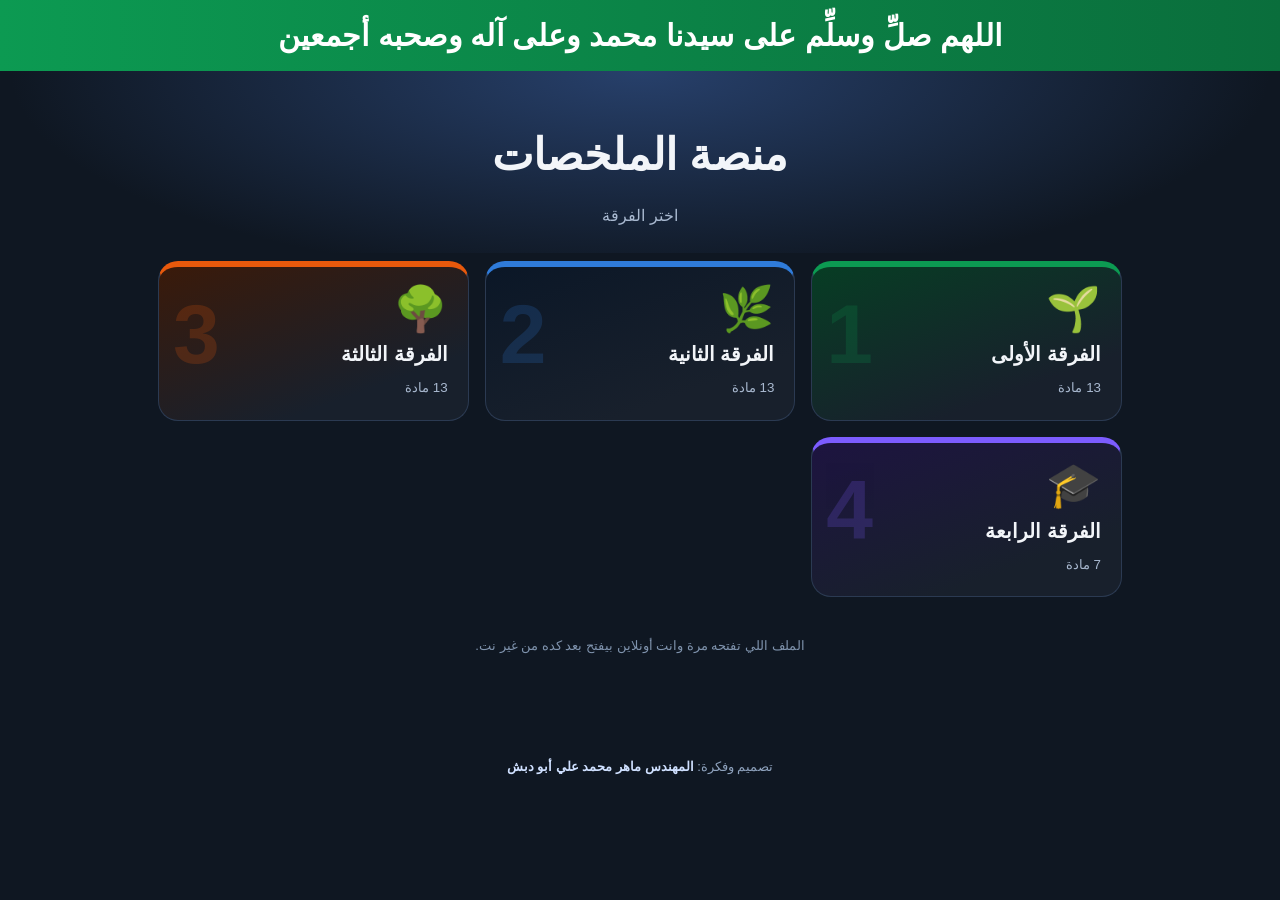
<file: index.html>
<!DOCTYPE html>
<html lang="ar" dir="rtl"><head>
<meta charset="utf-8">
<meta name="viewport" content="width=device-width, initial-scale=1, viewport-fit=cover">
<meta name="theme-color" content="#0f1722">
<title>منصة الملخصات</title>
<link rel="manifest" href="manifest.webmanifest">
<link rel="icon" href="icon.svg" type="image/svg+xml">
<link rel="stylesheet" href="style.css">
</head><body>
<div class="sal">اللهم صلِّ وسلِّم على سيدنا محمد وعلى آله وصحبه أجمعين</div>
<div id="app"></div>
<footer class="credit">تصميم وفكرة: <b>المهندس ماهر محمد علي أبو دبش</b></footer>
<script src="config.js"></script>
<script src="courses.js"></script>
<script src="items.js"></script>
<script src="app.js"></script>
</body></html>
</file>
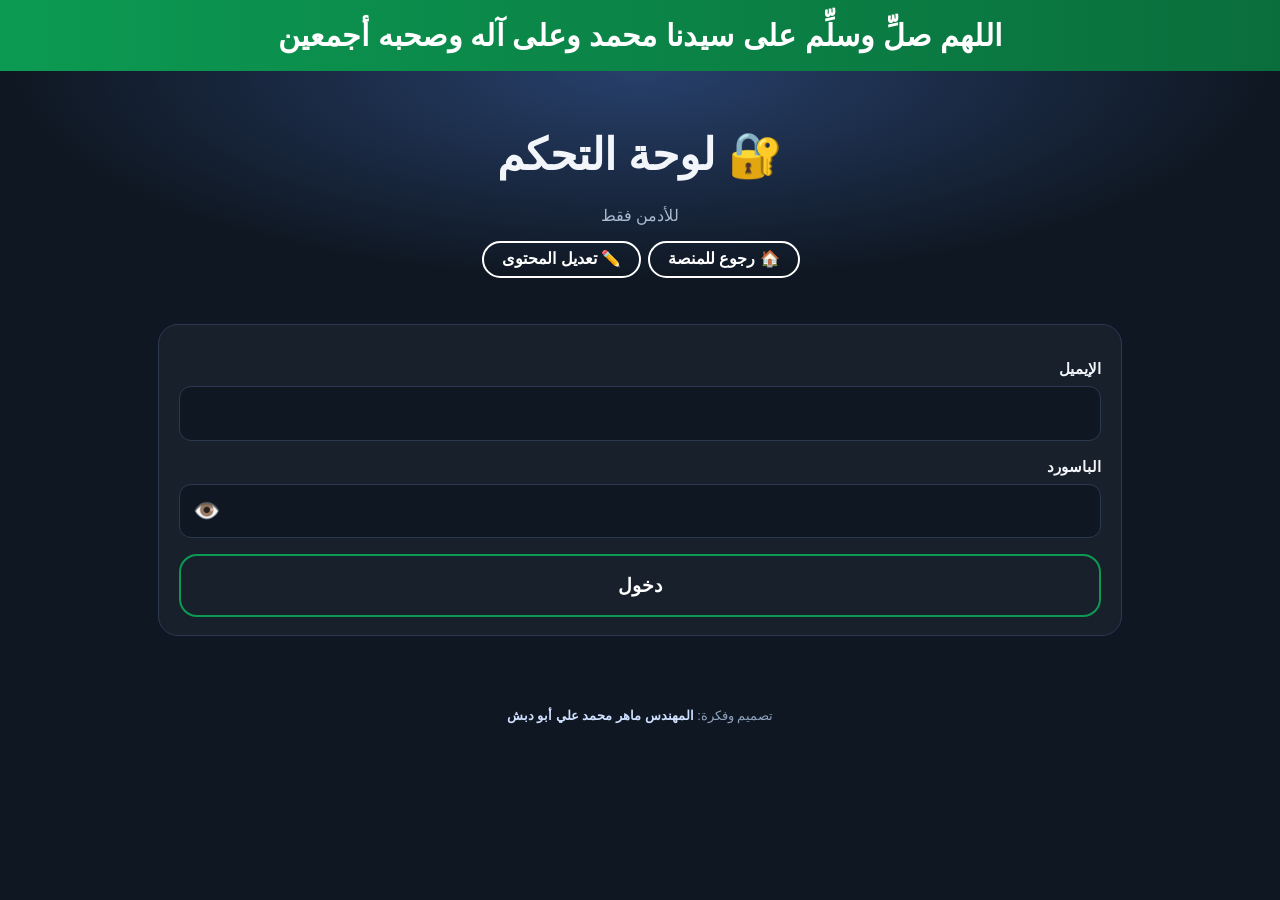
<file: admin.html>
<!DOCTYPE html>
<html lang="ar" dir="rtl"><head>
<meta charset="utf-8">
<meta name="viewport" content="width=device-width, initial-scale=1">
<meta name="robots" content="noindex,nofollow">
<title>لوحة التحكم</title>
<link rel="stylesheet" href="style.css">
<style>
.box{background:var(--card);border:1px solid var(--line);border-radius:20px;padding:18px 20px;margin:14px 0}
label{display:block;font-weight:700;margin:12px 0 4px;font-size:15px}
input,select{width:100%;padding:12px 14px;border-radius:12px;border:1px solid var(--line);background:#0f1722;color:var(--ink);font:inherit;font-size:16px}
input[type=file]{padding:10px}
.row{display:grid;grid-template-columns:1fr 1fr;gap:12px}
@media(max-width:560px){.row{grid-template-columns:1fr}}
button.btn{width:100%;margin-top:16px;--a:#0c9a52}
button.btn.del{--a:#d33;width:auto;margin:0;font-size:14px;padding:6px 14px}
button.btn.sec{--a:#2f7bd9}
.msg{margin-top:12px;padding:10px 14px;border-radius:12px;font-size:15px}
.msg.ok{background:#0c3a22;color:#9ff0c1}.msg.err{background:#3b1010;color:#ffb3b3}.msg.inf{background:#1d2a3d;color:#cfe0ff}
.it{display:flex;align-items:center;gap:10px;padding:10px 0;border-top:1px solid var(--line)}
.it:first-child{border-top:0}.it .t{flex:1;min-width:0}.it small{color:var(--mut)}
.top{display:flex;justify-content:space-between;align-items:center}
.sws{display:flex;gap:8px;flex-wrap:wrap;margin:6px 0}.sw{width:34px;height:34px;border-radius:50%;border:3px solid transparent;cursor:pointer}.sw.on{border-color:#fff;transform:scale(1.15)}
details>summary{cursor:pointer;list-style:none;font-weight:800;font-size:19px;display:flex;align-items:center;gap:10px;padding:2px 0}details>summary::-webkit-details-marker{display:none}details>summary::before{content:"◀";font-size:15px;color:#2f7bd9;transition:transform .2s}details[open]>summary::before{transform:rotate(-90deg)}
.hint{color:var(--mut);font-size:13px;margin:4px 0 0}
</style></head><body>
<div class="sal">اللهم صلِّ وسلِّم على سيدنا محمد وعلى آله وصحبه أجمعين</div>
<header class="hero"><h1>🔐 لوحة التحكم</h1><p>للأدمن فقط</p><p><a href="index.html" style="display:inline-block;border:2px solid #fff;border-radius:99px;padding:2px 18px;font-weight:700;color:#fff">🏠 رجوع للمنصة</a> <a href="editor.html" style="display:inline-block;border:2px solid #fff;border-radius:99px;padding:2px 18px;font-weight:700;color:#fff;margin:2px">✏️ تعديل المحتوى</a></p></header>
<div class="wrap" id="root"></div>
<footer class="credit">تصميم وفكرة: <b>المهندس ماهر محمد علي أبو دبش</b></footer>
<script src="config.js"></script>
<script src="courses.js"></script>
<script src="items.js"></script>
<script src="admin.js"></script>
</body></html>
</file>
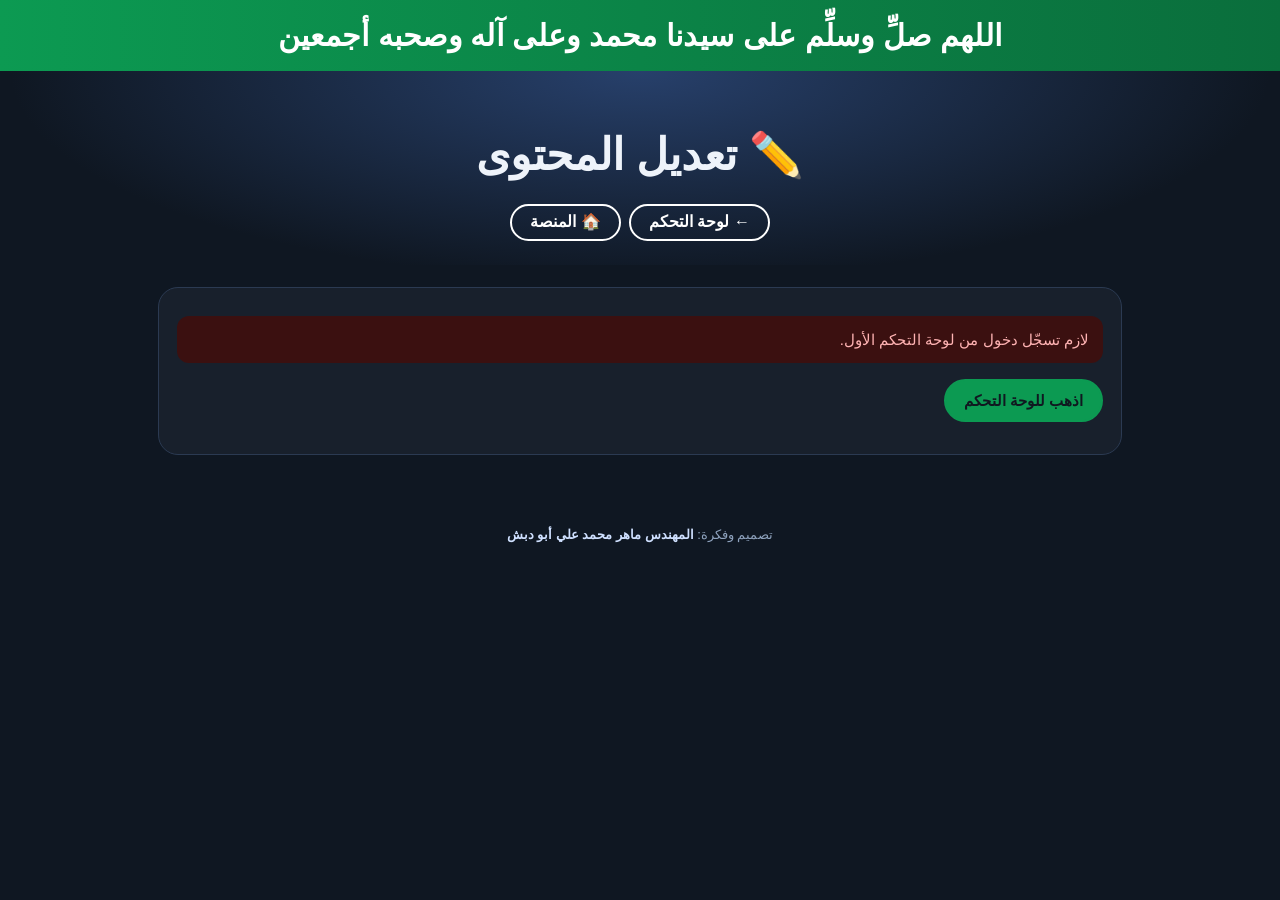
<file: editor.html>
<!DOCTYPE html>
<html lang="ar" dir="rtl"><head>
<meta charset="utf-8">
<meta name="viewport" content="width=device-width, initial-scale=1">
<meta name="robots" content="noindex,nofollow">
<title>تعديل المحتوى</title>
<link rel="stylesheet" href="style.css">
<style>
:root{--a:#2f7bd9;--soft:#17212f;--th:#1f2f48;--ink:#eef3fa;--mut:#a9b9d0}
.box{background:var(--card);border:1px solid var(--line);border-radius:20px;padding:16px 18px;margin:14px 0}
label{display:block;font-weight:700;margin:10px 0 4px;font-size:15px}
select,input[type=text]{width:100%;padding:11px 13px;border-radius:12px;border:1px solid var(--line);background:#0f1722;color:var(--ink);font:inherit;font-size:16px}
.row{display:grid;grid-template-columns:1fr 1fr;gap:12px}@media(max-width:560px){.row{grid-template-columns:1fr}}
.btn{font:inherit;cursor:pointer;display:inline-flex;align-items:center;justify-content:center;gap:6px;border:2px solid var(--a);background:transparent;color:#fff;border-radius:99px;padding:6px 18px;font-weight:800;font-size:15px}
.btn.main{background:#0c9a52;border-color:#0c9a52}.btn.del{border-color:#d33;color:#ffb3b3}.btn:disabled{opacity:.4}
.msg{margin-top:12px;padding:10px 14px;border-radius:12px;font-size:15px}.msg.ok{background:#0c3a22;color:#9ff0c1}.msg.err{background:#3b1010;color:#ffb3b3}.msg.inf{background:#1d2a3d;color:#cfe0ff}
.it{display:flex;align-items:center;gap:10px;padding:10px 0;border-top:1px solid var(--line)}.it:first-child{border-top:0}.it .t{flex:1;min-width:0}.sm{color:var(--mut);font-size:13px}
.tb{position:sticky;top:0;z-index:20;background:#0f1722;border-bottom:1px solid var(--line);padding:8px 10px;display:flex;gap:8px;flex-wrap:wrap;align-items:center}
.eg{background:var(--soft);border:1px solid var(--line);border-top:5px solid var(--a);border-radius:18px;margin:14px 0;padding:10px 14px}
.eg-bar{display:flex;gap:6px;flex-wrap:wrap;align-items:center;margin-bottom:6px}.eg-bar .btn{padding:2px 12px;font-size:13px}.egn{background:var(--a);color:#fff;border-radius:50%;width:28px;height:28px;display:grid;place-items:center;font-weight:800}
.egt{margin:4px 0 8px;font-size:20px;line-height:1.6;outline:2px dashed transparent;border-radius:8px;padding:2px 6px}
.egb{outline:2px dashed transparent;border-radius:8px;padding:6px;min-height:60px;line-height:1.95}
.egt:focus,.egb:focus{outline-color:#2f7bd9;background:rgba(47,123,217,.08)}
.egb table{border-collapse:collapse;width:100%;margin:10px 0}.egb th,.egb td{border:1px solid var(--line);padding:8px 12px;text-align:right;vertical-align:top}.egb th{background:var(--th)}
.egb .tw{overflow-x:auto}.egb ol,.egb ul{padding-right:26px}.egb p{margin:8px 0}
.egb .formula{background:var(--th);border-right:5px solid var(--a);border-radius:12px;padding:8px 14px;margin:10px 0;display:flex;flex-wrap:wrap;gap:10px;align-items:center}
.egb .fx{display:inline-flex;align-items:center;gap:6px;flex-wrap:wrap}.egb .frac{display:inline-flex;flex-direction:column;align-items:center;text-align:center;line-height:1.5}
.egb .frac span:first-child{border-bottom:2px solid currentColor;padding:0 8px}.egb .frac span:last-child{padding:0 8px}
.egb .qa{border:1.5px dashed var(--a);border-radius:14px;padding:10px 14px;margin:12px 0;position:relative}.egb .qa .q{font-weight:800}
.egb .qa .a{display:block!important;margin-top:6px;padding-top:6px;border-top:1px solid var(--line)}
.qdel{font:inherit;font-size:12px;cursor:pointer;float:left;border:1px solid #d33;background:transparent;color:#ffb3b3;border-radius:99px;padding:0 10px}
bdi{font-family:"Segoe UI",Arial,sans-serif}
</style></head><body>
<div class="sal">اللهم صلِّ وسلِّم على سيدنا محمد وعلى آله وصحبه أجمعين</div>
<header class="hero"><h1>✏️ تعديل المحتوى</h1><p><a href="admin.html" style="display:inline-block;border:2px solid #fff;border-radius:99px;padding:2px 18px;font-weight:700;color:#fff;margin:2px">← لوحة التحكم</a> <a href="index.html" style="display:inline-block;border:2px solid #fff;border-radius:99px;padding:2px 18px;font-weight:700;color:#fff;margin:2px">🏠 المنصة</a></p></header>
<div class="wrap" id="root">جاري التحميل…</div>
<footer class="credit">تصميم وفكرة: <b>المهندس ماهر محمد علي أبو دبش</b></footer>
<script src="config.js"></script>
<script src="courses.js"></script>
<script src="items.js"></script>
<script src="editor.js"></script>
</body></html>
</file>
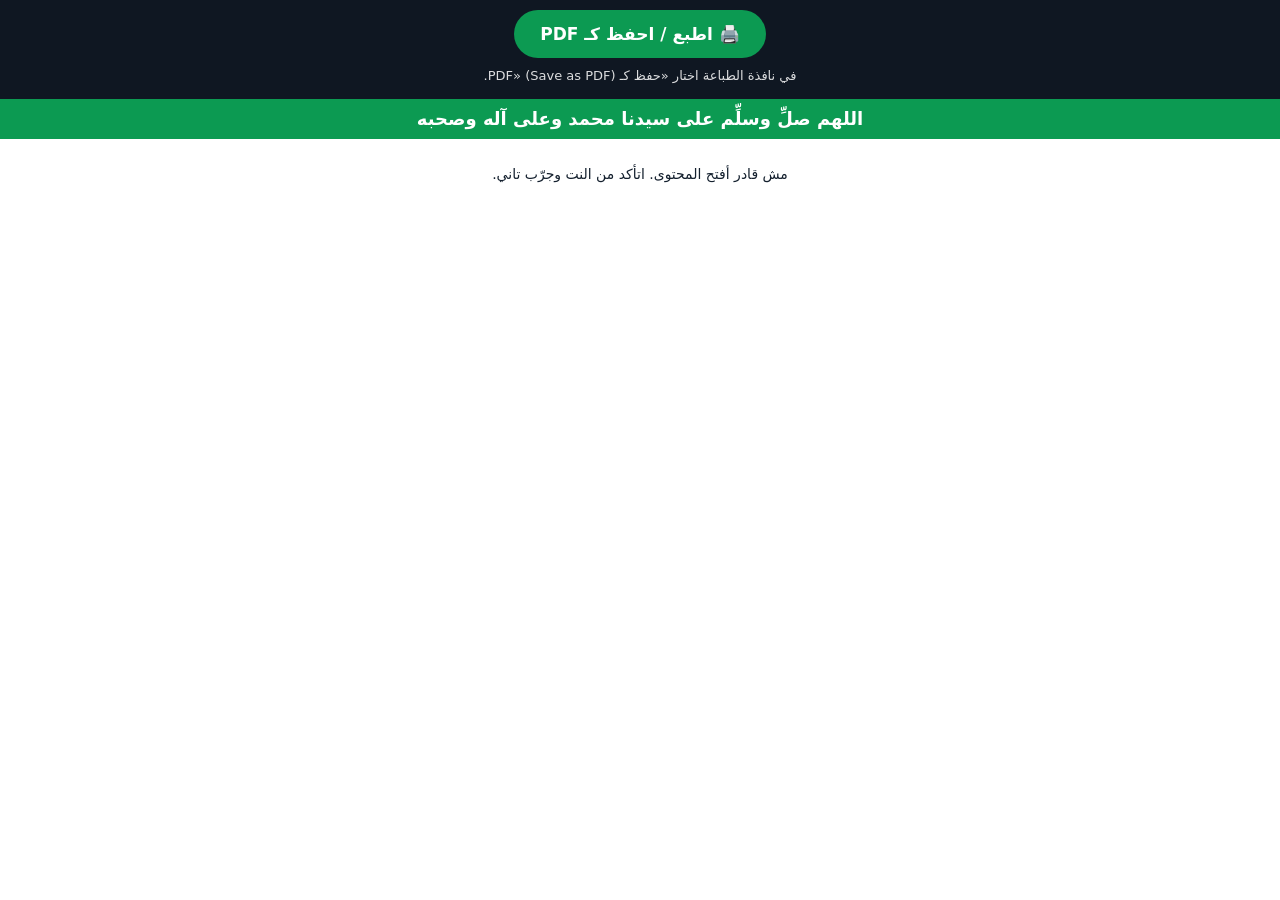
<file: print.html>
<!DOCTYPE html><html lang="ar" dir="rtl"><head><meta charset="utf-8"><meta name="viewport" content="width=device-width,initial-scale=1">
<title>PDF</title>
<style>
@page{size:A4;margin:14mm 12mm}
*{box-sizing:border-box}
:root{--a:#2f7bd9;--ink:#14202e;--line:#b9c6d8;--soft:#f6f9fd;--th:#e4edf8}
body{margin:0;font-family:"Segoe UI",Tahoma,"Noto Naskh Arabic","DejaVu Sans",Arial,sans-serif;line-height:1.9;color:var(--ink);background:#fff;font-size:14px}
bdi{font-family:"Segoe UI",Arial,sans-serif}
.bar{background:#0f1722;color:#fff;padding:10px 14px;text-align:center}
.bar button{font:inherit;font-weight:800;background:#0c9a52;color:#fff;border:0;border-radius:99px;padding:8px 26px;cursor:pointer;font-size:17px}
.bar p{margin:6px 0 0;font-size:13px;opacity:.85}
.sal{background:#0c9a52;color:#fff;text-align:center;font-weight:800;font-size:18px;padding:3px}
.doc{max-width:820px;margin:0 auto;padding:14px 18px 30px}
header{text-align:center;border-bottom:4px solid var(--a);padding-bottom:8px;margin-bottom:10px}
header h1{margin:0;font-size:24px}header p{margin:2px 0;color:#4d6079}
section{break-inside:avoid-page;margin:12px 0}
h2{font-size:17px;margin:0 0 4px;background:var(--th);border-right:6px solid var(--a);padding:3px 12px;border-radius:8px}
.gn{display:inline-block;background:var(--a);color:#fff;border-radius:50%;width:24px;height:24px;line-height:24px;text-align:center;margin-left:6px;font-size:13px}
.tw{overflow-x:auto;margin:10px 0}table{border-collapse:collapse;width:100%}
th,td{border:1px solid var(--line);padding:6px 10px;text-align:right;vertical-align:top}th{background:var(--th)}
ol,ul{padding-right:26px;margin:8px 0}li{margin:4px 0}p{margin:8px 0}
.formula{background:var(--soft);border:1px solid var(--line);border-right:5px solid var(--a);border-radius:12px;padding:8px 14px;margin:10px 0;display:flex;flex-wrap:wrap;gap:10px;align-items:center;break-inside:avoid}
.fx{display:inline-flex;align-items:center;gap:6px;flex-wrap:wrap}
.frac{display:inline-flex;flex-direction:column;align-items:center;text-align:center;line-height:1.5}
.frac span:first-child{border-bottom:2px solid currentColor;padding:0 8px}.frac span:last-child{padding:0 8px}
.qa{border:1px dashed var(--a);border-radius:14px;padding:8px 14px;margin:10px 0;background:var(--soft);break-inside:avoid}
.qa .q{font-weight:800}.qa .a{margin-top:4px;padding-top:4px;border-top:1px dashed var(--line)}.rv{display:none}
@media print{.bar{display:none}.doc{padding:0;max-width:none}}
</style></head><body>
<div class="bar"><button id="pb" type="button">🖨️ اطبع / احفظ كـ PDF</button><p>في نافذة الطباعة اختار «حفظ كـ PDF» (Save as PDF).</p></div>
<div class="sal">اللهم صلِّ وسلِّم على سيدنا محمد وعلى آله وصحبه</div>
<div class="doc" id="doc">جاري التحميل…</div>
<script src="config.js"></script><script src="courses.js"></script><script src="items.js"></script>
<script>
(async function(){
 const CFG=self.APP_CONFIG||{}, U=CFG.SUPABASE_URL, K=CFG.SUPABASE_ANON_KEY, LOCAL=self.LOCAL_ITEMS||[];
 const doc=document.getElementById('doc'); document.getElementById('pb').onclick=()=>window.print();
 const hdr=()=>Object.assign({apikey:K},(K||'').indexOf('eyJ')===0?{Authorization:'Bearer '+K}:{});
 const id=decodeURIComponent((location.hash||'').replace(/^#\/?/,''));
 try{
  if(U){ try{const r=await fetch(U+'/rest/v1/courses?select=*&order=sort.asc',{headers:hdr()}); if(r.ok){const rows=await r.json(); if(rows.length) self.COURSES=rows;}}catch(e){} }
  let it=LOCAL.find(x=>x.id===id);
  if(U&&!it){const r=await fetch(U+'/rest/v1/items?id=eq.'+encodeURIComponent(id)+'&select=*',{headers:hdr()}); const rows=await r.json(); it=rows[0];}
  if(!it||!it.html_path) throw new Error('nf');
  const url=it.html_path.indexOf('files/')===0?it.html_path:U+'/storage/v1/object/public/files/'+it.html_path.split('/').map(encodeURIComponent).join('/');
  const t=await (await fetch(url)).text();
  const i=t.indexOf('const D='), j=t.indexOf(';const G=D.groups',i); if(i<0||j<0) throw new Error('fmt');
  const D=JSON.parse(t.slice(i+8,j));
  const c=COURSES.find(x=>x.id===it.course_id)||{name:'',icon:'',a:'#2f7bd9'}, K2=KINDS[it.kind];
  document.documentElement.style.setProperty('--a',c.a);
  document.title=c.name+' - '+K2.one+' '+it.number;
  const body=D.groups.map((g,k)=>'<section><h2><span class="gn">'+(k+1)+'</span> '+g.t+'</h2>'+g.h.split('class="qa"').join('class="qa" data-p="1"')+'</section>').join('');
  doc.innerHTML='<header><h1>'+c.icon+' '+c.name+' — '+K2.one+' '+it.number+'</h1><p>'+(it.title||'')+'</p></header>'+body;
  doc.querySelectorAll('.qa .a').forEach(a=>{a.style.display='block'});
  setTimeout(()=>{try{window.print();}catch(e){}},700);
 }catch(e){ doc.innerHTML='<p style="text-align:center">مش قادر أفتح المحتوى. اتأكد من النت وجرّب تاني.</p>'; }
})();
</script></body></html>
</file>
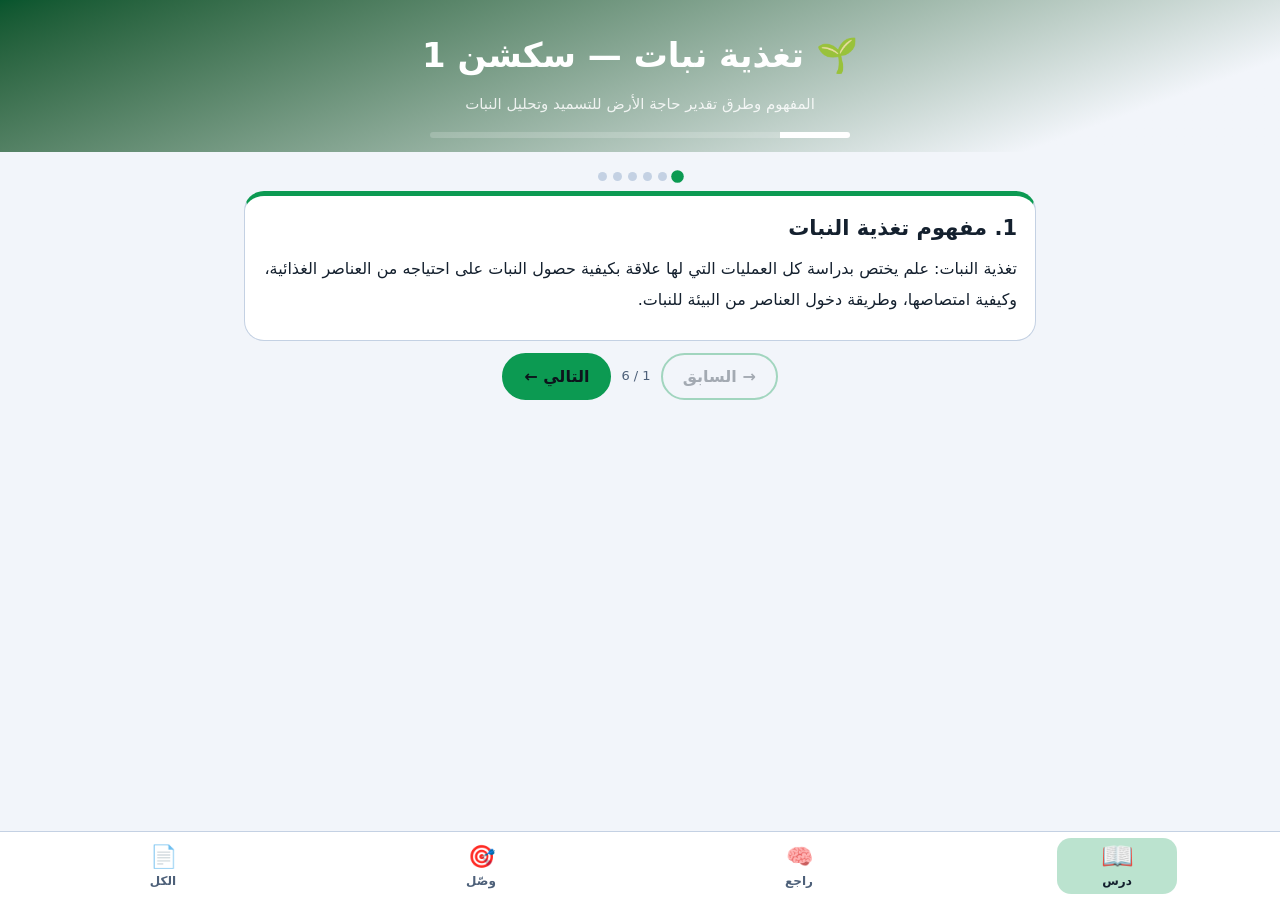
<file: files/plant-nutrition/section-1.html>
<!DOCTYPE html><html lang="ar" dir="rtl"><head><meta charset="utf-8"><meta name="viewport" content="width=device-width,initial-scale=1,viewport-fit=cover">
<title>تغذية نبات - سكشن 1</title>
<style>
:root{--a:#0c9a52;--bg:#0e1520;--ink:#eef3fa;--line:#2c3d58;--soft:#172233;--th:#1f2f48;--mut:#9fb2cc}
@media(prefers-color-scheme:light){:root{--bg:#f2f5fa;--ink:#14202e;--line:#c4d1e3;--soft:#fff;--th:#e3ecf8;--mut:#4d6079}}
*{box-sizing:border-box;-webkit-tap-highlight-color:transparent}
body{margin:0;font-family:"Segoe UI",Tahoma,"Noto Naskh Arabic","DejaVu Sans",Arial,sans-serif;line-height:1.95;color:var(--ink);background:var(--bg);padding-bottom:84px}
bdi{font-family:"Segoe UI",Arial,sans-serif}
.hd{padding:22px 16px 14px;text-align:center;background:linear-gradient(160deg,color-mix(in srgb,var(--a) 55%,#000),var(--bg) 85%);color:#fff}
.hd h1{margin:0;font-size:clamp(22px,5vw,34px)}.hd p{margin:2px 0 0;opacity:.85;font-size:15px}
.pb{height:6px;background:rgba(255,255,255,.18);border-radius:9px;margin:12px auto 0;max-width:420px;overflow:hidden}.pb i{display:block;height:100%;width:0;background:#fff;transition:width .5s}
.nav{position:fixed;bottom:0;left:0;right:0;display:flex;justify-content:space-around;background:var(--soft);border-top:1px solid var(--line);padding:6px 4px calc(6px + env(safe-area-inset-bottom,0px));z-index:9}
.nav button{flex:1;max-width:120px;border:0;background:none;color:var(--mut);font:inherit;font-size:12px;font-weight:700;cursor:pointer;border-radius:14px;padding:4px 0;line-height:1.4}
.nav button i{display:block;font-style:normal;font-size:22px;transition:transform .25s}
.nav button.on{color:var(--ink);background:color-mix(in srgb,var(--a) 28%,transparent)}.nav button.on i{transform:scale(1.2)}
.wrap{max-width:820px;margin:0 auto;padding:14px}
.pane{display:none}.pane.on{display:block;animation:pop .35s}
@keyframes pop{from{opacity:0;transform:translateY(10px)}to{opacity:1;transform:none}}
.card{background:var(--soft);border:1px solid var(--line);border-top:5px solid var(--a);border-radius:20px;padding:16px 18px;margin:10px 0}
.card h2{margin:0 0 6px;font-size:21px;line-height:1.6}
.btn{font:inherit;font-weight:800;cursor:pointer;border:2px solid var(--a);background:transparent;color:var(--ink);border-radius:99px;padding:6px 20px;transition:.2s}
.btn.main{background:var(--a);color:#0d141c}.btn:disabled{opacity:.35;cursor:default}
.row{display:flex;gap:10px;justify-content:center;align-items:center;flex-wrap:wrap;margin:12px 0}
.dots{display:flex;gap:6px;justify-content:center;margin:6px 0 2px}.dots i{width:9px;height:9px;border-radius:50%;background:var(--line);transition:.3s}.dots i.on{background:var(--a);transform:scale(1.4)}.dots i.past{background:color-mix(in srgb,var(--a) 55%,var(--line))}
.slide{animation:inR .35s}.slide.back{animation:inL .35s}
@keyframes inR{from{opacity:0;transform:translateX(-30px)}to{opacity:1;transform:none}}
@keyframes inL{from{opacity:0;transform:translateX(30px)}to{opacity:1;transform:none}}
.sm{color:var(--mut);font-size:13px}
.tw{overflow-x:auto;margin:10px 0}table{border-collapse:collapse;width:100%;min-width:250px}
th,td{border:1px solid var(--line);padding:8px 12px;text-align:right;vertical-align:top}th{background:var(--th)}
ol,ul{padding-right:26px;margin:8px 0}li{margin:5px 0}p{margin:8px 0}
.formula{background:var(--th);border-right:5px solid var(--a);border-radius:12px;padding:10px 16px;margin:10px 0;display:flex;flex-wrap:wrap;gap:10px;align-items:center}
.fx{display:inline-flex;align-items:center;gap:6px;flex-wrap:wrap}.frac{display:inline-flex;flex-direction:column;align-items:center;text-align:center;line-height:1.5}
.frac span:first-child{border-bottom:2px solid currentColor;padding:0 8px}.frac span:last-child{padding:0 8px}
.qa{border:1.5px dashed var(--a);border-radius:14px;padding:10px 14px;margin:12px 0}.qa .q{font-weight:800}
.qa .a{display:none;margin-top:6px;padding-top:6px;border-top:1px solid var(--line)}.qa.open .a{display:block;animation:pop .35s}
.rv{font:inherit;font-size:13px;font-weight:700;cursor:pointer;border:2px solid var(--a);background:transparent;color:var(--ink);border-radius:99px;padding:0 14px;margin-top:6px}
.qa.open .rv{background:var(--a);color:#0d141c}
.rc{min-height:150px}.rc .q{font-size:20px;font-weight:800}
.good{background:#1c8f55;border-color:#1c8f55;color:#fff}.bad{background:#c0392b;border-color:#c0392b;color:#fff}
.mt{display:grid;grid-template-columns:1fr 1fr;gap:10px}
.mt button{font:inherit;cursor:pointer;border:2px solid var(--line);background:var(--soft);color:var(--ink);border-radius:14px;padding:10px;text-align:center;transition:.25s}
.mt button.sel{border-color:var(--a);background:color-mix(in srgb,var(--a) 25%,var(--soft))}
.mt button.ok{border-color:#1c8f55;background:#1c8f55;color:#fff;opacity:.55;pointer-events:none}
.mt button.no{animation:sh .4s;border-color:#c0392b}
@keyframes sh{25%{transform:translateX(7px)}75%{transform:translateX(-7px)}}
.chips{display:flex;gap:6px;flex-wrap:wrap;margin-bottom:10px}.chips button{font:inherit;font-size:13px;cursor:pointer;border:1.5px solid var(--a);background:transparent;color:var(--ink);border-radius:99px;padding:0 12px}.chips button.on{background:var(--a);color:#0d141c}
.tool label{display:block;font-weight:700;margin-top:8px}.tool input{width:100%;font:inherit;padding:8px 12px;border-radius:10px;border:1px solid var(--line);background:var(--bg);color:var(--ink)}
.res{display:grid;grid-template-columns:repeat(auto-fit,minmax(190px,1fr));gap:8px;margin-top:12px}.res div{background:var(--th);border-radius:12px;padding:8px 12px}.res b{display:block;font-size:20px;color:var(--a)}
.big{font-size:54px;text-align:center}
@media(prefers-reduced-motion:reduce){*{animation:none!important;transition:none!important}}
</style></head><body>
<div class="hd"><h1>🌱 تغذية نبات — سكشن 1</h1><p>المفهوم وطرق تقدير حاجة الأرض للتسميد وتحليل النبات</p><div class="pb"><i id="pb"></i></div></div>
<div class="wrap">
<div class="pane on" id="learn"><div class="dots" id="dots"></div><div id="sl"></div>
<div class="row"><button class="btn" id="pv">→ السابق</button><span class="sm" id="sc"></span><button class="btn main" id="nx">التالي ←</button></div></div>
<div class="pane" id="recall"><div id="rcbox"></div></div>
<div class="pane" id="match"><div class="chips" id="chips"></div><div id="mbox"></div></div>
<div class="pane" id="full"></div>

</div>
<div class="nav"><button class="on" data-m="learn"><i>📖</i>درس</button><button data-m="recall"><i>🧠</i>راجع</button><button data-m="match"><i>🎯</i>وصّل</button><button data-m="full"><i>📄</i>الكل</button></div>
<script>
const D={"groups": [{"t": "مفهوم تغذية النبات", "h": "<p>تغذية النبات: علم يختص بدراسة كل العمليات التي لها علاقة بكيفية حصول النبات على احتياجه من العناصر الغذائية، وكيفية امتصاصها، وطريقة دخول العناصر من البيئة للنبات.<\/p>"}, {"t": "طرق تقدير حاجة الأرض للأسمدة", "h": "<div class=\"qa\"><div class=\"q\">اذكر الطرق التي يتم من خلالها تقدير حاجة الأرض لإضافة الأسمدة:<\/div><button type=\"button\" class=\"rv\">👁️ اعرض الإجابة<\/button><div class=\"a\"><ol><li>تحليل الأرض: يعطي صورة كاملة لحالة التربة. يجرى قبل الزراعة ويعرفني المشاكل الغذائية بالتربة.<\/li><li>تحليل النبات النامي: يعطي صورة كاملة للحالة الغذائية للنبات، سواء نقص أو وفرة في العناصر.<\/li><li>أعراض نقص العناصر الغذائية: اصفرار الأوراق مثلا<\/li><li>الاختبارات البيولوجية: (١) زراعة نباتات حساسة للعناصر الغذائية، مثال: الشعير. (٢) النشاط الميكروبي يدل على وجود عناصر معينة، زي: <bdi dir=\"ltr\">CO₂<\/bdi>.<\/li><\/ol><\/div><\/div>"}, {"t": "الموضوعات الأساسية لتغذية النبات", "h": "<ol><li>تحليل النبات: يجرى بغرض التعرف على محتويات النبات، ويتكون من: ماء، ومواد عضوية، ومواد معدنية.<\/li><li>التحاليل الغذائية: المزارع الرملية والمزارع المائية.<\/li><\/ol>"}, {"t": "محتوى العنصر في التربة لا يدل على احتوائه في النبات", "h": "<p>يعني ممكن تكون كميته كبيرة في التربة ولكن مش بيستفاد منه.<\/p><div class=\"qa\"><div class=\"q\">ليه مش بيستفاد منه؟ بسبب:<\/div><button type=\"button\" class=\"rv\">👁️ اعرض الإجابة<\/button><div class=\"a\"><ol><li>انخفاض حرارة الأرض: يؤثر على المحلول الأرضي ونشاط الكائنات الدقيقة.<\/li><li>سرعة نمو النبات.<\/li><li>نقص الرطوبة من التربة.<\/li><li>سوء الصرف والتهوية.<\/li><li>ظاهرة التضاد (<bdi dir=\"ltr\">Na-K<\/bdi>).<\/li><li>تلف الجذور.<\/li><\/ol><\/div><\/div>"}, {"t": "ما يجب مراعاته عند أخذ العينة", "h": "<ol><li>الجزء النباتي المأخوذ.<\/li><li>وقت أخذ العينة.<\/li><\/ol><p>يختلف حسب: نوع النبات – عمر النبات – نوع العنصر المراد تقديره وصورته.<\/p><p>كمية العنصر الغذائي يختلف، وتركيزه يختلف باختلاف عمر النبات.<\/p><p>النباتات الصغيرة: نسب العناصر بها مرتفعة، وبتقدم العمر تنخفض، بسبب زيادة نمو النبات، يعني زيادة العنصر الغذائي.<\/p>"}, {"t": "الطرق العامة لتحليل النباتات", "h": "<div class=\"tw\"><table><thead><tr><th>النوع<\/th><th>الطريقة<\/th><\/tr><\/thead><tbody><tr><td>كمي<\/td><td>تحليل كلي للنباتات<\/td><\/tr><tr><td>وصفي<\/td><td>اختبارات الأنسجة النباتية السريعة<\/td><\/tr><\/tbody><\/table><\/div>"}], "cards": [{"q": "اذكر الطرق التي يتم من خلالها تقدير حاجة الأرض لإضافة الأسمدة:", "a": "<ol><li>تحليل الأرض: يعطي صورة كاملة لحالة التربة. يجرى قبل الزراعة ويعرفني المشاكل الغذائية بالتربة.<\/li><li>تحليل النبات النامي: يعطي صورة كاملة للحالة الغذائية للنبات، سواء نقص أو وفرة في العناصر.<\/li><li>أعراض نقص العناصر الغذائية: اصفرار الأوراق مثلا<\/li><li>الاختبارات البيولوجية: (١) زراعة نباتات حساسة للعناصر الغذائية، مثال: الشعير. (٢) النشاط الميكروبي يدل على وجود عناصر معينة، زي: <bdi dir=\"ltr\">CO₂<\/bdi>.<\/li><\/ol>", "g": "طرق تقدير حاجة الأرض للأسمدة"}, {"q": "ليه مش بيستفاد منه؟ بسبب:", "a": "<ol><li>انخفاض حرارة الأرض: يؤثر على المحلول الأرضي ونشاط الكائنات الدقيقة.<\/li><li>سرعة نمو النبات.<\/li><li>نقص الرطوبة من التربة.<\/li><li>سوء الصرف والتهوية.<\/li><li>ظاهرة التضاد (<bdi dir=\"ltr\">Na-K<\/bdi>).<\/li><li>تلف الجذور.<\/li><\/ol>", "g": "محتوى العنصر في التربة لا يدل على احتوائه في النبات"}], "sets": [{"g": "الطرق العامة لتحليل النباتات", "p": [["كمي", "تحليل كلي للنباتات"], ["وصفي", "اختبارات الأنسجة النباتية السريعة"]]}], "key": "plant-nutrition-1"};const G=D.groups,CARDS=D.cards,SETS=D.sets;
const $=id=>document.getElementById(id);
let seen={};try{seen=JSON.parse(localStorage.getItem('sd-'+D.key)||'{}')}catch(e){}
const keep=()=>{try{localStorage.setItem('sd-'+D.key,JSON.stringify(seen))}catch(e){}};
function prog(){$('pb').style.width=(Object.keys(seen).length/G.length*100)+'%'}
document.addEventListener('click',e=>{const b=e.target.closest('.rv');if(b){const q=b.closest('.qa');q.classList.toggle('open');b.textContent=q.classList.contains('open')?'🙈 اخفي الإجابة':'👁️ اعرض الإجابة'}});
/* tabs */
document.querySelectorAll('.nav button').forEach(b=>b.onclick=()=>{document.querySelectorAll('.nav button').forEach(x=>x.classList.toggle('on',x===b));document.querySelectorAll('.pane').forEach(p=>p.classList.toggle('on',p.id===b.dataset.m));window.scrollTo(0,0);if(b.dataset.m==='recall'&&!rq)startRecall();if(b.dataset.m==='match'&&!cur)pickSet(0)});
/* learn */
let i=0,back=false;
function showSlide(){const g=G[i];seen[i]=1;keep();prog();
 $('sl').innerHTML='<div class="card slide'+(back?' back':'')+'"><h2>'+(i+1)+'. '+g.t+'</h2>'+g.h+'</div>'+(i===G.length-1?'<div class="card" style="text-align:center"><div class="big">🎉</div><b>خلصت الدرس!</b><p class="sm">جرّب تبويب «راجع» عشان تختبر نفسك.</p></div>':'');
 $('dots').innerHTML=G.map((_,k)=>'<i class="'+(k===i?'on':k<i?'past':'')+'"></i>').join('');
 $('sc').textContent=(i+1)+' / '+G.length;$('pv').disabled=i===0;$('nx').disabled=i===G.length-1}
$('nx').onclick=()=>{if(i<G.length-1){back=false;i++;showSlide();window.scrollTo(0,0)}};
$('pv').onclick=()=>{if(i>0){back=true;i--;showSlide();window.scrollTo(0,0)}};
let tx=null;document.addEventListener('touchstart',e=>{tx=e.touches[0].clientX},{passive:true});
document.addEventListener('touchend',e=>{if(tx===null||!$('learn').classList.contains('on'))return;const d=e.changedTouches[0].clientX-tx;tx=null;if(Math.abs(d)>70)(d>0?$('pv'):$('nx')).click()},{passive:true});
document.addEventListener('keydown',e=>{if(!$('learn').classList.contains('on'))return;if(e.key==='ArrowLeft')$('nx').click();if(e.key==='ArrowRight')$('pv').click()});
showSlide();
/* recall: الكارت اللي مش عارفه بيرجع تاني */
let rq=null,first=0,total=0;
function startRecall(){rq=CARDS.map((_,k)=>k);for(let k=rq.length-1;k>0;k--){const j=Math.floor(Math.random()*(k+1));[rq[k],rq[j]]=[rq[j],rq[k]]}first=0;total=rq.length;nextCard()}
function nextCard(){const box=$('rcbox');
 if(!CARDS.length){box.innerHTML='<div class="card">مفيش أسئلة في السكشن ده.</div>';return}
 if(!rq.length){box.innerHTML='<div class="card" style="text-align:center"><div class="big">🏆</div><h2>خلصت!</h2><p>عرفت '+first+' من '+total+' من أول مرة.</p><button class="btn main" id="rs">ابدأ تاني</button></div>';$('rs').onclick=startRecall;return}
 const c=CARDS[rq[0]];box.innerHTML='<p class="sm" style="text-align:center">باقي '+rq.length+' · '+c.g+'</p><div class="card rc"><div class="qa"><div class="q">'+c.q+'</div><button type="button" class="rv">👁️ اعرض الإجابة</button><div class="a">'+c.a+'</div></div></div><div class="row"><button class="btn good" id="kn">✅ عرفتها</button><button class="btn bad" id="dk">❌ لسه</button></div>';
 const q=box.querySelector('.qa');let tried=false;
 const done=ok=>{const id=rq.shift();if(ok){if(!tried)first++}else{tried=true;rq.splice(Math.min(2,rq.length),0,id);if(!rq.includes(id))rq.push(id)}nextCard()};
 $('kn').onclick=()=>{done(true)};$('dk').onclick=()=>{tried=true;const id=rq.shift();rq.splice(Math.min(2,rq.length),0,id);nextCard()}}
/* match */
let cur=null,sel=null;
function pickSet(k){cur=SETS[k];$('chips').innerHTML=SETS.map((s,x)=>'<button class="'+(x===k?'on':'')+'" data-k="'+x+'">'+s.g+'</button>').join('');
 $('chips').querySelectorAll('button').forEach(b=>b.onclick=()=>pickSet(+b.dataset.k));renderMatch()}
function sh(a){a=a.slice();for(let k=a.length-1;k>0;k--){const j=Math.floor(Math.random()*(k+1));[a[k],a[j]]=[a[j],a[k]]}return a}
function renderMatch(){if(!SETS.length){$('mbox').innerHTML='<div class="card">مفيش تمرين توصيل في السكشن ده.</div>';return}
 sel=null;const L=sh(cur.p.map((p,k)=>[p[0],k])),R=sh(cur.p.map((p,k)=>[p[1],k]));let left=cur.p.length;
 $('mbox').innerHTML='<p class="sm" style="text-align:center">دوس على عنصر من اليمين وبعدين اللي يناسبه من الشمال.</p><div class="mt"><div style="display:grid;gap:10px" id="ml"></div><div style="display:grid;gap:10px" id="mr"></div></div><div id="mw"></div>';
 const mk=(arr,side)=>{const col=$(side);arr.forEach(([t,k])=>{const b=document.createElement('button');b.textContent=t;b.dataset.k=k;b.onclick=()=>{
  if(side==='ml'){document.querySelectorAll('#ml .sel').forEach(x=>x.classList.remove('sel'));b.classList.add('sel');sel=b;return}
  if(!sel)return;if(sel.dataset.k===b.dataset.k){sel.classList.remove('sel');sel.classList.add('ok');b.classList.add('ok');sel=null;if(--left===0)$('mw').innerHTML='<div class="card" style="text-align:center"><div class="big">🎯</div><b>برافو! وصلتهم كلهم.</b><p><button class="btn main" id="ag">خلّطهم تاني</button></p></div>',$('ag').onclick=renderMatch}
  else{b.classList.add('no');setTimeout(()=>b.classList.remove('no'),450)}};col.appendChild(b)})};
 mk(L,'ml');mk(R,'mr')}
/* full */
$('full').innerHTML=G.map((g,k)=>'<div class="card"><h2>'+(k+1)+'. '+g.t+'</h2>'+g.h.split('class="qa"').join('class="qa open"')+'</div>').join('');
prog();

</script></body></html>
</file>
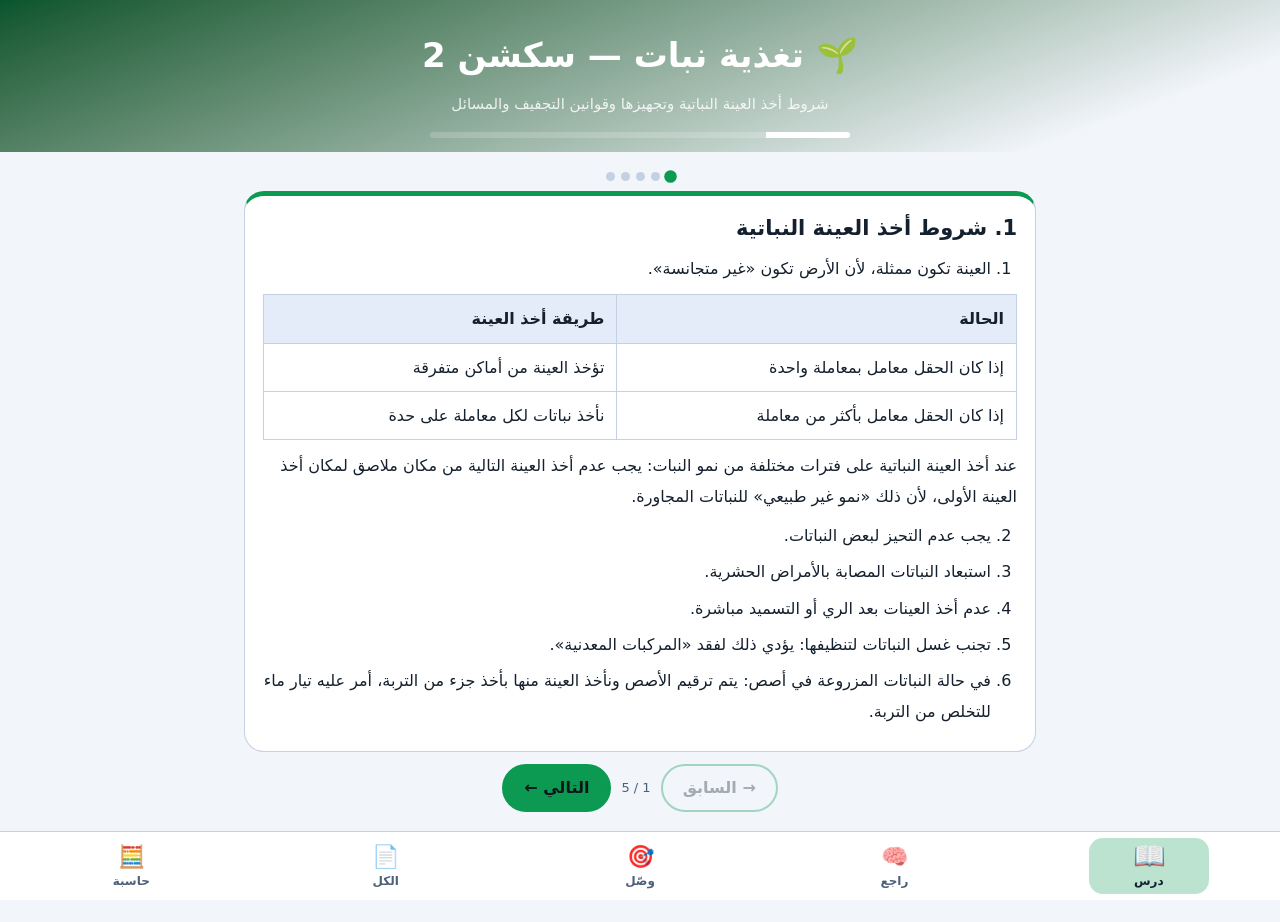
<file: files/plant-nutrition/section-2.html>
<!DOCTYPE html><html lang="ar" dir="rtl"><head><meta charset="utf-8"><meta name="viewport" content="width=device-width,initial-scale=1,viewport-fit=cover">
<title>تغذية نبات - سكشن 2</title>
<style>
:root{--a:#0c9a52;--bg:#0e1520;--ink:#eef3fa;--line:#2c3d58;--soft:#172233;--th:#1f2f48;--mut:#9fb2cc}
@media(prefers-color-scheme:light){:root{--bg:#f2f5fa;--ink:#14202e;--line:#c4d1e3;--soft:#fff;--th:#e3ecf8;--mut:#4d6079}}
*{box-sizing:border-box;-webkit-tap-highlight-color:transparent}
body{margin:0;font-family:"Segoe UI",Tahoma,"Noto Naskh Arabic","DejaVu Sans",Arial,sans-serif;line-height:1.95;color:var(--ink);background:var(--bg);padding-bottom:84px}
bdi{font-family:"Segoe UI",Arial,sans-serif}
.hd{padding:22px 16px 14px;text-align:center;background:linear-gradient(160deg,color-mix(in srgb,var(--a) 55%,#000),var(--bg) 85%);color:#fff}
.hd h1{margin:0;font-size:clamp(22px,5vw,34px)}.hd p{margin:2px 0 0;opacity:.85;font-size:15px}
.pb{height:6px;background:rgba(255,255,255,.18);border-radius:9px;margin:12px auto 0;max-width:420px;overflow:hidden}.pb i{display:block;height:100%;width:0;background:#fff;transition:width .5s}
.nav{position:fixed;bottom:0;left:0;right:0;display:flex;justify-content:space-around;background:var(--soft);border-top:1px solid var(--line);padding:6px 4px calc(6px + env(safe-area-inset-bottom,0px));z-index:9}
.nav button{flex:1;max-width:120px;border:0;background:none;color:var(--mut);font:inherit;font-size:12px;font-weight:700;cursor:pointer;border-radius:14px;padding:4px 0;line-height:1.4}
.nav button i{display:block;font-style:normal;font-size:22px;transition:transform .25s}
.nav button.on{color:var(--ink);background:color-mix(in srgb,var(--a) 28%,transparent)}.nav button.on i{transform:scale(1.2)}
.wrap{max-width:820px;margin:0 auto;padding:14px}
.pane{display:none}.pane.on{display:block;animation:pop .35s}
@keyframes pop{from{opacity:0;transform:translateY(10px)}to{opacity:1;transform:none}}
.card{background:var(--soft);border:1px solid var(--line);border-top:5px solid var(--a);border-radius:20px;padding:16px 18px;margin:10px 0}
.card h2{margin:0 0 6px;font-size:21px;line-height:1.6}
.btn{font:inherit;font-weight:800;cursor:pointer;border:2px solid var(--a);background:transparent;color:var(--ink);border-radius:99px;padding:6px 20px;transition:.2s}
.btn.main{background:var(--a);color:#0d141c}.btn:disabled{opacity:.35;cursor:default}
.row{display:flex;gap:10px;justify-content:center;align-items:center;flex-wrap:wrap;margin:12px 0}
.dots{display:flex;gap:6px;justify-content:center;margin:6px 0 2px}.dots i{width:9px;height:9px;border-radius:50%;background:var(--line);transition:.3s}.dots i.on{background:var(--a);transform:scale(1.4)}.dots i.past{background:color-mix(in srgb,var(--a) 55%,var(--line))}
.slide{animation:inR .35s}.slide.back{animation:inL .35s}
@keyframes inR{from{opacity:0;transform:translateX(-30px)}to{opacity:1;transform:none}}
@keyframes inL{from{opacity:0;transform:translateX(30px)}to{opacity:1;transform:none}}
.sm{color:var(--mut);font-size:13px}
.tw{overflow-x:auto;margin:10px 0}table{border-collapse:collapse;width:100%;min-width:250px}
th,td{border:1px solid var(--line);padding:8px 12px;text-align:right;vertical-align:top}th{background:var(--th)}
ol,ul{padding-right:26px;margin:8px 0}li{margin:5px 0}p{margin:8px 0}
.formula{background:var(--th);border-right:5px solid var(--a);border-radius:12px;padding:10px 16px;margin:10px 0;display:flex;flex-wrap:wrap;gap:10px;align-items:center}
.fx{display:inline-flex;align-items:center;gap:6px;flex-wrap:wrap}.frac{display:inline-flex;flex-direction:column;align-items:center;text-align:center;line-height:1.5}
.frac span:first-child{border-bottom:2px solid currentColor;padding:0 8px}.frac span:last-child{padding:0 8px}
.qa{border:1.5px dashed var(--a);border-radius:14px;padding:10px 14px;margin:12px 0}.qa .q{font-weight:800}
.qa .a{display:none;margin-top:6px;padding-top:6px;border-top:1px solid var(--line)}.qa.open .a{display:block;animation:pop .35s}
.rv{font:inherit;font-size:13px;font-weight:700;cursor:pointer;border:2px solid var(--a);background:transparent;color:var(--ink);border-radius:99px;padding:0 14px;margin-top:6px}
.qa.open .rv{background:var(--a);color:#0d141c}
.rc{min-height:150px}.rc .q{font-size:20px;font-weight:800}
.good{background:#1c8f55;border-color:#1c8f55;color:#fff}.bad{background:#c0392b;border-color:#c0392b;color:#fff}
.mt{display:grid;grid-template-columns:1fr 1fr;gap:10px}
.mt button{font:inherit;cursor:pointer;border:2px solid var(--line);background:var(--soft);color:var(--ink);border-radius:14px;padding:10px;text-align:center;transition:.25s}
.mt button.sel{border-color:var(--a);background:color-mix(in srgb,var(--a) 25%,var(--soft))}
.mt button.ok{border-color:#1c8f55;background:#1c8f55;color:#fff;opacity:.55;pointer-events:none}
.mt button.no{animation:sh .4s;border-color:#c0392b}
@keyframes sh{25%{transform:translateX(7px)}75%{transform:translateX(-7px)}}
.chips{display:flex;gap:6px;flex-wrap:wrap;margin-bottom:10px}.chips button{font:inherit;font-size:13px;cursor:pointer;border:1.5px solid var(--a);background:transparent;color:var(--ink);border-radius:99px;padding:0 12px}.chips button.on{background:var(--a);color:#0d141c}
.tool label{display:block;font-weight:700;margin-top:8px}.tool input{width:100%;font:inherit;padding:8px 12px;border-radius:10px;border:1px solid var(--line);background:var(--bg);color:var(--ink)}
.res{display:grid;grid-template-columns:repeat(auto-fit,minmax(190px,1fr));gap:8px;margin-top:12px}.res div{background:var(--th);border-radius:12px;padding:8px 12px}.res b{display:block;font-size:20px;color:var(--a)}
.big{font-size:54px;text-align:center}
@media(prefers-reduced-motion:reduce){*{animation:none!important;transition:none!important}}
</style></head><body>
<div class="hd"><h1>🌱 تغذية نبات — سكشن 2</h1><p>شروط أخذ العينة النباتية وتجهيزها وقوانين التجفيف والمسائل</p><div class="pb"><i id="pb"></i></div></div>
<div class="wrap">
<div class="pane on" id="learn"><div class="dots" id="dots"></div><div id="sl"></div>
<div class="row"><button class="btn" id="pv">→ السابق</button><span class="sm" id="sc"></span><button class="btn main" id="nx">التالي ←</button></div></div>
<div class="pane" id="recall"><div id="rcbox"></div></div>
<div class="pane" id="match"><div class="chips" id="chips"></div><div id="mbox"></div></div>
<div class="pane" id="full"></div>
<div class="pane" id="calc"><div class="card tool"><h3 style="margin:0">🧮 حاسبة قوانين التجفيف</h3>
<p class="sm">بتطبق نفس القوانين المكتوبة في السكشن. اكتب الأوزان بالجرام.</p>
<label>الوزن الأخضر</label><input id="cf" type="number" step="any" inputmode="decimal">
<label>الوزن الجاف هوائي (بعد التجفيف الأولي)</label><input id="ca" type="number" step="any" inputmode="decimal">
<label>الوزن الجاف تماما (بعد ١٠٥ °م)</label><input id="co" type="number" step="any" inputmode="decimal">
<label>عدد النباتات (اختياري)</label><input id="cn" type="number" step="any" inputmode="decimal">
<div class="res" id="cr"></div>
<p><button type="button" id="ex">جرّب مثال</button></p></div></div>
</div>
<div class="nav"><button class="on" data-m="learn"><i>📖</i>درس</button><button data-m="recall"><i>🧠</i>راجع</button><button data-m="match"><i>🎯</i>وصّل</button><button data-m="full"><i>📄</i>الكل</button><button data-m="calc"><i>🧮</i>حاسبة</button></div>
<script>
const D={"groups": [{"t": "شروط أخذ العينة النباتية", "h": "<ol><li>العينة تكون ممثلة، لأن الأرض تكون «غير متجانسة».<\/li><\/ol><div class=\"tw\"><table><thead><tr><th>الحالة<\/th><th>طريقة أخذ العينة<\/th><\/tr><\/thead><tbody><tr><td>إذا كان الحقل معامل بمعاملة واحدة<\/td><td>تؤخذ العينة من أماكن متفرقة<\/td><\/tr><tr><td>إذا كان الحقل معامل بأكثر من معاملة<\/td><td>نأخذ نباتات لكل معاملة على حدة<\/td><\/tr><\/tbody><\/table><\/div><p>عند أخذ العينة النباتية على فترات مختلفة من نمو النبات: يجب عدم أخذ العينة التالية من مكان ملاصق لمكان أخذ العينة الأولى، لأن ذلك «نمو غير طبيعي» للنباتات المجاورة.<\/p><ol start=\"2\"><li>يجب عدم التحيز لبعض النباتات.<\/li><li>استبعاد النباتات المصابة بالأمراض الحشرية.<\/li><li>عدم أخذ العينات بعد الري أو التسميد مباشرة.<\/li><li>تجنب غسل النباتات لتنظيفها: يؤدي ذلك لفقد «المركبات المعدنية».<\/li><li>في حالة النباتات المزروعة في أصص: يتم ترقيم الأصص ونأخذ العينة منها بأخذ جزء من التربة، أمر عليه تيار ماء للتخلص من التربة.<\/li><\/ol>"}, {"t": "مصادر تلوث العينة النباتية", "h": "<ol><li>التلوث بحبيبات التربة: أرض رملية ← يؤثر على نتائج التقدير. أرض جيرية ← يزداد تركيز <bdi dir=\"ltr\">Ca<\/bdi> و <bdi dir=\"ltr\">Mg<\/bdi> ← خطأ.<\/li><li>التلوث بالحديد والألومنيوم.<\/li><li>عنصر <bdi dir=\"ltr\">K<\/bdi>: لا يحدث تلوث، لأن تركيزه في النبات أكبر منه في التربة.<\/li><li>التلوث بالأسمدة المضافة نثرا.<\/li><\/ol><div class=\"qa\"><div class=\"q\">علل: يجب عدم غلق الأكياس التي بها النبات.<\/div><button type=\"button\" class=\"rv\">👁️ اعرض الإجابة<\/button><div class=\"a\"><p>يؤدي ذلك إلى:<\/p><ol><li>ارتفاع درجة الحرارة.<\/li><li>زيادة نقص المادة الجافة الناتجة من التنفس.<\/li><li>التغير في تركيب المواد العضوية «كربوهيدرات – بروتينات».<\/li><\/ol><\/div><\/div>"}, {"t": "كيف يتم تحضير عينات النبات في المعمل؟", "h": "<ol><li>فتح الأكياس – فرد العينات – التخلص من الأتربة بعيدا عن بعضها.<\/li><li>فصل الجذر عن الساق عن الورقة.<\/li><li>التجفيف: تجفيف أولي، وتجفيف ثانوي.<\/li><\/ol><div class=\"tw\"><table><thead><tr><th><\/th><th>التجفيف الأولي<\/th><th>التجفيف الثانوي<\/th><\/tr><\/thead><tbody><tr><td>درجة الحرارة<\/td><td>٦٠ – ٧٠ °م لمدة ١ – ٣ أيام<\/td><td>١٠٥ °م<\/td><\/tr><\/tbody><\/table><\/div><div class=\"qa\"><div class=\"q\">سؤال: لا يتم رفع درجة الحرارة على ١٠٥ °م مرة واحدة؟<\/div><button type=\"button\" class=\"rv\">👁️ اعرض الإجابة<\/button><div class=\"a\"><p>لكي لا يحدث تغير في التركيب الكيميائي للنسيج النباتي.<\/p><\/div><\/div><p>الغرض منه:<\/p><ol><li>التخلص من الرطوبة.<\/li><li>الحفاظ على النبات من نمو الفطريات.<\/li><li>تقدير العناصر المعدنية.<\/li><\/ol>"}, {"t": "قوانين التجفيف", "h": "<div class=\"formula\"><b>١) % الرطوبة الأولية =<\/b> <span class=\"fx\"><span class=\"frac\"><span>الوزن الأخضر − وزن الجاف هوائي<\/span><span>الوزن الأخضر<\/span><\/span> × ١٠٠<\/span><\/div><div class=\"formula\"><b>٢) % الرطوبة الثانوية =<\/b> <span class=\"fx\"><span class=\"frac\"><span>الجاف هوائي − الجاف تماما<\/span><span>الجاف هوائي<\/span><\/span> × ١٠٠<\/span><\/div><div class=\"formula\"><b>٣) % الرطوبة الكلية =<\/b> <span class=\"fx\">الأولية + الثانوية × <span class=\"frac\"><span>١٠٠ − الأولية<\/span><span>١٠٠<\/span><\/span><\/span><\/div><div class=\"formula\"><b>٤) % المادة الجافة =<\/b> <span class=\"fx\">١٠٠ − % الرطوبة<\/span><\/div><div class=\"formula\"><b>٥) وزن المادة الجافة للنبات الواحد =<\/b> <span class=\"fx\"><span class=\"frac\"><span>الوزن الأخضر<\/span><span>عدد النباتات<\/span><\/span> × <span class=\"frac\"><span>١٠٠ − الرطوبة الكلية<\/span><span>١٠٠<\/span><\/span><\/span><\/div>"}, {"t": "المسائل", "h": "<div class=\"qa\"><div class=\"q\">مسألة ١: عينة نباتية وزنها الطازج = ٢ كجم، أخذ منها ١ كجم للتجفيف على ٦٠–٧٠ °م فكان الوزن بعد التجفيف = ٢٠٠ جرام، حفظ منه ١٠٠ جرام وجففت على ١٠٥ °م فكان الوزن بعد التجفيف = ٩٦ جرام. احسب: % الرطوبة الكلية.<\/div><button type=\"button\" class=\"rv\">👁️ اعرض الإجابة<\/button><div class=\"a\"><p>الحل:<\/p><ol><li>% الرطوبة الأولية = (الوزن الأخضر − الجاف الأولي) ÷ الوزن الأخضر × ١٠٠ = (١٠٠٠ − ٢٠٠ ÷ ١٠٠٠) × ١٠٠ = ٨٠٪<\/li><li>% الرطوبة الثانوية = (الجاف الأولي − الجاف تماما) ÷ الجاف الأولي × ١٠٠ = (١٠٠ − ٩٦) ÷ ١٠٠ × ١٠٠ = ٤٪<\/li><li>% الرطوبة الكلية = الأولية + الثانوية × (١٠٠ − الأولية) ÷ ١٠٠ = ٨٠ + ٤ × (١٠٠ − ٨٠) ÷ ١٠٠ = ٨٠٫٨٪<\/li><\/ol><\/div><\/div><div class=\"qa\"><div class=\"q\">مسألة ٢: عينة نباتية طازجة من ٥ نباتات وزنها الطازج = ٣ كجم، جففت على ٦٠–٧٠ °م فكان الوزن بعد التجفيف = ٦٠٠ جرام، ثم جففت على ١٠٥ °م فكان الوزن ٥٨٠ جرام. احسب: وزن المادة الجافة للنبات الواحد.<\/div><button type=\"button\" class=\"rv\">👁️ اعرض الإجابة<\/button><div class=\"a\"><p>الحل:<\/p><ol><li>% الرطوبة الأولية = (٣٠٠٠ − ٦٠٠ ÷ ٣٠٠٠) × ١٠٠ = ٨٠٪<\/li><li>% الرطوبة الثانوية = (٦٠٠ − ٥٨٠ ÷ ٦٠٠) × ١٠٠ = ٣٫٣٣٪<\/li><li>% الرطوبة الكلية = ٨٠ + ٣٫٣٣ × (١٠٠ − ٨٠) ÷ ١٠٠ = ٨٠٫٦٦٪<\/li><li>وزن المادة الجافة = (٣٠٠٠ ÷ ٥) × (١٠٠ − ٨٠٫٦٦) ÷ ١٠٠ = ١١٦٫٤ جرام<\/li><\/ol><\/div><\/div>"}], "cards": [{"q": "علل: يجب عدم غلق الأكياس التي بها النبات.", "a": "<p>يؤدي ذلك إلى:<\/p><ol><li>ارتفاع درجة الحرارة.<\/li><li>زيادة نقص المادة الجافة الناتجة من التنفس.<\/li><li>التغير في تركيب المواد العضوية «كربوهيدرات – بروتينات».<\/li><\/ol>", "g": "مصادر تلوث العينة النباتية"}, {"q": "سؤال: لا يتم رفع درجة الحرارة على ١٠٥ °م مرة واحدة؟", "a": "<p>لكي لا يحدث تغير في التركيب الكيميائي للنسيج النباتي.<\/p>", "g": "كيف يتم تحضير عينات النبات في المعمل؟"}, {"q": "مسألة ١: عينة نباتية وزنها الطازج = ٢ كجم، أخذ منها ١ كجم للتجفيف على ٦٠–٧٠ °م فكان الوزن بعد التجفيف = ٢٠٠ جرام، حفظ منه ١٠٠ جرام وجففت على ١٠٥ °م فكان الوزن بعد التجفيف = ٩٦ جرام. احسب: % الرطوبة الكلية.", "a": "<p>الحل:<\/p><ol><li>% الرطوبة الأولية = (الوزن الأخضر − الجاف الأولي) ÷ الوزن الأخضر × ١٠٠ = (١٠٠٠ − ٢٠٠ ÷ ١٠٠٠) × ١٠٠ = ٨٠٪<\/li><li>% الرطوبة الثانوية = (الجاف الأولي − الجاف تماما) ÷ الجاف الأولي × ١٠٠ = (١٠٠ − ٩٦) ÷ ١٠٠ × ١٠٠ = ٤٪<\/li><li>% الرطوبة الكلية = الأولية + الثانوية × (١٠٠ − الأولية) ÷ ١٠٠ = ٨٠ + ٤ × (١٠٠ − ٨٠) ÷ ١٠٠ = ٨٠٫٨٪<\/li><\/ol>", "g": "المسائل"}, {"q": "مسألة ٢: عينة نباتية طازجة من ٥ نباتات وزنها الطازج = ٣ كجم، جففت على ٦٠–٧٠ °م فكان الوزن بعد التجفيف = ٦٠٠ جرام، ثم جففت على ١٠٥ °م فكان الوزن ٥٨٠ جرام. احسب: وزن المادة الجافة للنبات الواحد.", "a": "<p>الحل:<\/p><ol><li>% الرطوبة الأولية = (٣٠٠٠ − ٦٠٠ ÷ ٣٠٠٠) × ١٠٠ = ٨٠٪<\/li><li>% الرطوبة الثانوية = (٦٠٠ − ٥٨٠ ÷ ٦٠٠) × ١٠٠ = ٣٫٣٣٪<\/li><li>% الرطوبة الكلية = ٨٠ + ٣٫٣٣ × (١٠٠ − ٨٠) ÷ ١٠٠ = ٨٠٫٦٦٪<\/li><li>وزن المادة الجافة = (٣٠٠٠ ÷ ٥) × (١٠٠ − ٨٠٫٦٦) ÷ ١٠٠ = ١١٦٫٤ جرام<\/li><\/ol>", "g": "المسائل"}], "sets": [{"g": "شروط أخذ العينة النباتية", "p": [["إذا كان الحقل معامل بمعاملة واحدة", "تؤخذ العينة من أماكن متفرقة"], ["إذا كان الحقل معامل بأكثر من معاملة", "نأخذ نباتات لكل معاملة على حدة"]]}], "key": "plant-nutrition-2"};const G=D.groups,CARDS=D.cards,SETS=D.sets;
const $=id=>document.getElementById(id);
let seen={};try{seen=JSON.parse(localStorage.getItem('sd-'+D.key)||'{}')}catch(e){}
const keep=()=>{try{localStorage.setItem('sd-'+D.key,JSON.stringify(seen))}catch(e){}};
function prog(){$('pb').style.width=(Object.keys(seen).length/G.length*100)+'%'}
document.addEventListener('click',e=>{const b=e.target.closest('.rv');if(b){const q=b.closest('.qa');q.classList.toggle('open');b.textContent=q.classList.contains('open')?'🙈 اخفي الإجابة':'👁️ اعرض الإجابة'}});
/* tabs */
document.querySelectorAll('.nav button').forEach(b=>b.onclick=()=>{document.querySelectorAll('.nav button').forEach(x=>x.classList.toggle('on',x===b));document.querySelectorAll('.pane').forEach(p=>p.classList.toggle('on',p.id===b.dataset.m));window.scrollTo(0,0);if(b.dataset.m==='recall'&&!rq)startRecall();if(b.dataset.m==='match'&&!cur)pickSet(0)});
/* learn */
let i=0,back=false;
function showSlide(){const g=G[i];seen[i]=1;keep();prog();
 $('sl').innerHTML='<div class="card slide'+(back?' back':'')+'"><h2>'+(i+1)+'. '+g.t+'</h2>'+g.h+'</div>'+(i===G.length-1?'<div class="card" style="text-align:center"><div class="big">🎉</div><b>خلصت الدرس!</b><p class="sm">جرّب تبويب «راجع» عشان تختبر نفسك.</p></div>':'');
 $('dots').innerHTML=G.map((_,k)=>'<i class="'+(k===i?'on':k<i?'past':'')+'"></i>').join('');
 $('sc').textContent=(i+1)+' / '+G.length;$('pv').disabled=i===0;$('nx').disabled=i===G.length-1}
$('nx').onclick=()=>{if(i<G.length-1){back=false;i++;showSlide();window.scrollTo(0,0)}};
$('pv').onclick=()=>{if(i>0){back=true;i--;showSlide();window.scrollTo(0,0)}};
let tx=null;document.addEventListener('touchstart',e=>{tx=e.touches[0].clientX},{passive:true});
document.addEventListener('touchend',e=>{if(tx===null||!$('learn').classList.contains('on'))return;const d=e.changedTouches[0].clientX-tx;tx=null;if(Math.abs(d)>70)(d>0?$('pv'):$('nx')).click()},{passive:true});
document.addEventListener('keydown',e=>{if(!$('learn').classList.contains('on'))return;if(e.key==='ArrowLeft')$('nx').click();if(e.key==='ArrowRight')$('pv').click()});
showSlide();
/* recall: الكارت اللي مش عارفه بيرجع تاني */
let rq=null,first=0,total=0;
function startRecall(){rq=CARDS.map((_,k)=>k);for(let k=rq.length-1;k>0;k--){const j=Math.floor(Math.random()*(k+1));[rq[k],rq[j]]=[rq[j],rq[k]]}first=0;total=rq.length;nextCard()}
function nextCard(){const box=$('rcbox');
 if(!CARDS.length){box.innerHTML='<div class="card">مفيش أسئلة في السكشن ده.</div>';return}
 if(!rq.length){box.innerHTML='<div class="card" style="text-align:center"><div class="big">🏆</div><h2>خلصت!</h2><p>عرفت '+first+' من '+total+' من أول مرة.</p><button class="btn main" id="rs">ابدأ تاني</button></div>';$('rs').onclick=startRecall;return}
 const c=CARDS[rq[0]];box.innerHTML='<p class="sm" style="text-align:center">باقي '+rq.length+' · '+c.g+'</p><div class="card rc"><div class="qa"><div class="q">'+c.q+'</div><button type="button" class="rv">👁️ اعرض الإجابة</button><div class="a">'+c.a+'</div></div></div><div class="row"><button class="btn good" id="kn">✅ عرفتها</button><button class="btn bad" id="dk">❌ لسه</button></div>';
 const q=box.querySelector('.qa');let tried=false;
 const done=ok=>{const id=rq.shift();if(ok){if(!tried)first++}else{tried=true;rq.splice(Math.min(2,rq.length),0,id);if(!rq.includes(id))rq.push(id)}nextCard()};
 $('kn').onclick=()=>{done(true)};$('dk').onclick=()=>{tried=true;const id=rq.shift();rq.splice(Math.min(2,rq.length),0,id);nextCard()}}
/* match */
let cur=null,sel=null;
function pickSet(k){cur=SETS[k];$('chips').innerHTML=SETS.map((s,x)=>'<button class="'+(x===k?'on':'')+'" data-k="'+x+'">'+s.g+'</button>').join('');
 $('chips').querySelectorAll('button').forEach(b=>b.onclick=()=>pickSet(+b.dataset.k));renderMatch()}
function sh(a){a=a.slice();for(let k=a.length-1;k>0;k--){const j=Math.floor(Math.random()*(k+1));[a[k],a[j]]=[a[j],a[k]]}return a}
function renderMatch(){if(!SETS.length){$('mbox').innerHTML='<div class="card">مفيش تمرين توصيل في السكشن ده.</div>';return}
 sel=null;const L=sh(cur.p.map((p,k)=>[p[0],k])),R=sh(cur.p.map((p,k)=>[p[1],k]));let left=cur.p.length;
 $('mbox').innerHTML='<p class="sm" style="text-align:center">دوس على عنصر من اليمين وبعدين اللي يناسبه من الشمال.</p><div class="mt"><div style="display:grid;gap:10px" id="ml"></div><div style="display:grid;gap:10px" id="mr"></div></div><div id="mw"></div>';
 const mk=(arr,side)=>{const col=$(side);arr.forEach(([t,k])=>{const b=document.createElement('button');b.textContent=t;b.dataset.k=k;b.onclick=()=>{
  if(side==='ml'){document.querySelectorAll('#ml .sel').forEach(x=>x.classList.remove('sel'));b.classList.add('sel');sel=b;return}
  if(!sel)return;if(sel.dataset.k===b.dataset.k){sel.classList.remove('sel');sel.classList.add('ok');b.classList.add('ok');sel=null;if(--left===0)$('mw').innerHTML='<div class="card" style="text-align:center"><div class="big">🎯</div><b>برافو! وصلتهم كلهم.</b><p><button class="btn main" id="ag">خلّطهم تاني</button></p></div>',$('ag').onclick=renderMatch}
  else{b.classList.add('no');setTimeout(()=>b.classList.remove('no'),450)}};col.appendChild(b)})};
 mk(L,'ml');mk(R,'mr')}
/* full */
$('full').innerHTML=G.map((g,k)=>'<div class="card"><h2>'+(k+1)+'. '+g.t+'</h2>'+g.h.split('class="qa"').join('class="qa open"')+'</div>').join('');
prog();

(function(){const g=id=>parseFloat(document.getElementById(id).value),r=document.getElementById('cr'),f=n=>(Math.round(n*100)/100).toLocaleString('ar-EG');
function run(){const F=g('cf'),A=g('ca'),O=g('co'),N=g('cn');let h='';
if(F>0&&A>=0){const P=(F-A)/F*100;h+='<div>الرطوبة الأولية<b>'+f(P)+'٪</b></div>';
 if(A>0&&O>=0){const S=(A-O)/A*100,T=P+S*(100-P)/100;h+='<div>الرطوبة الثانوية<b>'+f(S)+'٪</b></div><div>الرطوبة الكلية<b>'+f(T)+'٪</b></div><div>المادة الجافة<b>'+f(100-T)+'٪</b></div>';
 if(N>0)h+='<div>وزن المادة الجافة للنبات الواحد<b>'+f(F/N*(100-T)/100)+' جم</b></div>'}}
r.innerHTML=h||'<span class="sm">اكتب الأرقام وهتظهر النتايج هنا.</span>'}
['cf','ca','co','cn'].forEach(i=>document.getElementById(i).oninput=run);
document.getElementById('ex').onclick=()=>{cf.value=3000;ca.value=600;co.value=580;cn.value=5;run()};run()})();

</script></body></html>
</file>
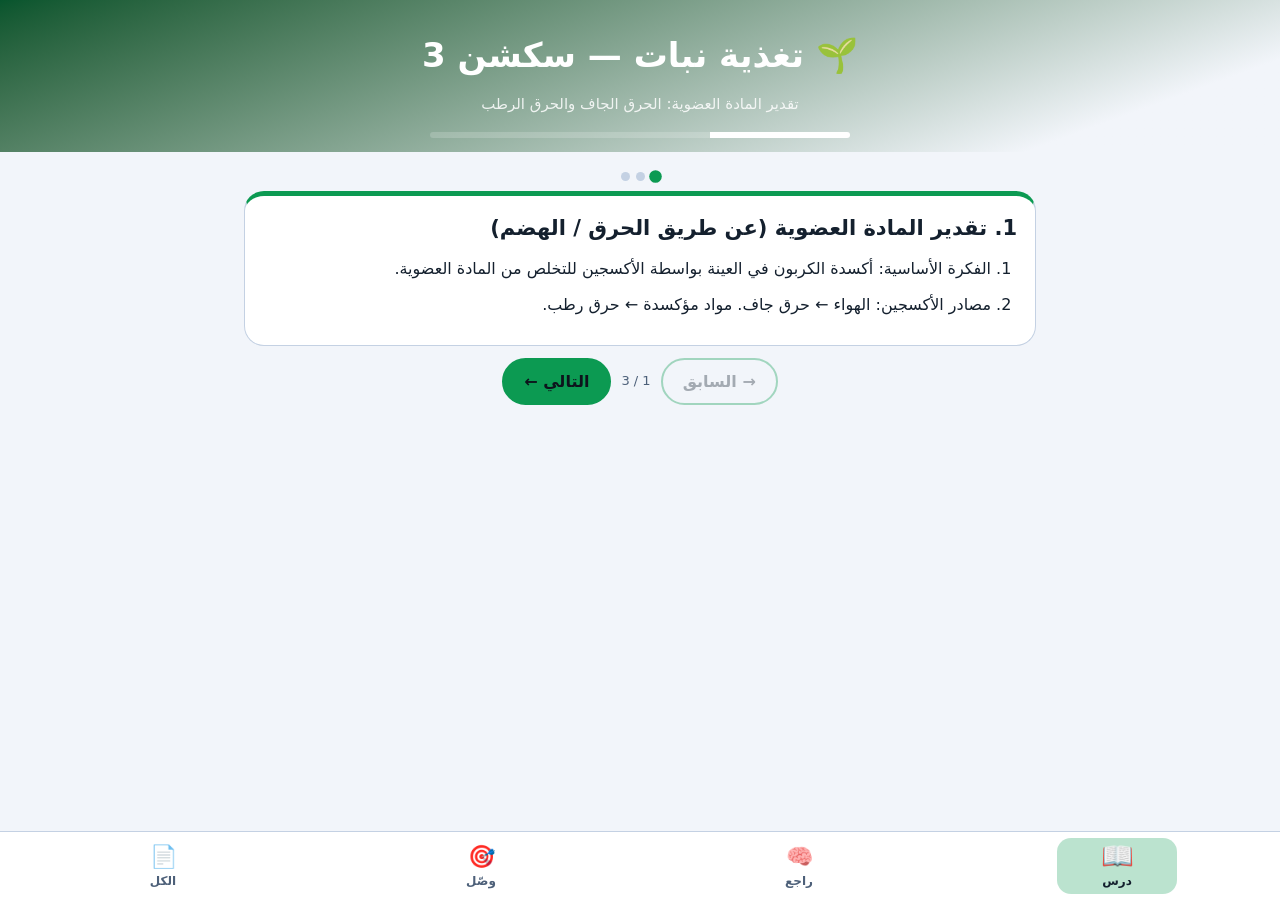
<file: files/plant-nutrition/section-3.html>
<!DOCTYPE html><html lang="ar" dir="rtl"><head><meta charset="utf-8"><meta name="viewport" content="width=device-width,initial-scale=1,viewport-fit=cover">
<title>تغذية نبات - سكشن 3</title>
<style>
:root{--a:#0c9a52;--bg:#0e1520;--ink:#eef3fa;--line:#2c3d58;--soft:#172233;--th:#1f2f48;--mut:#9fb2cc}
@media(prefers-color-scheme:light){:root{--bg:#f2f5fa;--ink:#14202e;--line:#c4d1e3;--soft:#fff;--th:#e3ecf8;--mut:#4d6079}}
*{box-sizing:border-box;-webkit-tap-highlight-color:transparent}
body{margin:0;font-family:"Segoe UI",Tahoma,"Noto Naskh Arabic","DejaVu Sans",Arial,sans-serif;line-height:1.95;color:var(--ink);background:var(--bg);padding-bottom:84px}
bdi{font-family:"Segoe UI",Arial,sans-serif}
.hd{padding:22px 16px 14px;text-align:center;background:linear-gradient(160deg,color-mix(in srgb,var(--a) 55%,#000),var(--bg) 85%);color:#fff}
.hd h1{margin:0;font-size:clamp(22px,5vw,34px)}.hd p{margin:2px 0 0;opacity:.85;font-size:15px}
.pb{height:6px;background:rgba(255,255,255,.18);border-radius:9px;margin:12px auto 0;max-width:420px;overflow:hidden}.pb i{display:block;height:100%;width:0;background:#fff;transition:width .5s}
.nav{position:fixed;bottom:0;left:0;right:0;display:flex;justify-content:space-around;background:var(--soft);border-top:1px solid var(--line);padding:6px 4px calc(6px + env(safe-area-inset-bottom,0px));z-index:9}
.nav button{flex:1;max-width:120px;border:0;background:none;color:var(--mut);font:inherit;font-size:12px;font-weight:700;cursor:pointer;border-radius:14px;padding:4px 0;line-height:1.4}
.nav button i{display:block;font-style:normal;font-size:22px;transition:transform .25s}
.nav button.on{color:var(--ink);background:color-mix(in srgb,var(--a) 28%,transparent)}.nav button.on i{transform:scale(1.2)}
.wrap{max-width:820px;margin:0 auto;padding:14px}
.pane{display:none}.pane.on{display:block;animation:pop .35s}
@keyframes pop{from{opacity:0;transform:translateY(10px)}to{opacity:1;transform:none}}
.card{background:var(--soft);border:1px solid var(--line);border-top:5px solid var(--a);border-radius:20px;padding:16px 18px;margin:10px 0}
.card h2{margin:0 0 6px;font-size:21px;line-height:1.6}
.btn{font:inherit;font-weight:800;cursor:pointer;border:2px solid var(--a);background:transparent;color:var(--ink);border-radius:99px;padding:6px 20px;transition:.2s}
.btn.main{background:var(--a);color:#0d141c}.btn:disabled{opacity:.35;cursor:default}
.row{display:flex;gap:10px;justify-content:center;align-items:center;flex-wrap:wrap;margin:12px 0}
.dots{display:flex;gap:6px;justify-content:center;margin:6px 0 2px}.dots i{width:9px;height:9px;border-radius:50%;background:var(--line);transition:.3s}.dots i.on{background:var(--a);transform:scale(1.4)}.dots i.past{background:color-mix(in srgb,var(--a) 55%,var(--line))}
.slide{animation:inR .35s}.slide.back{animation:inL .35s}
@keyframes inR{from{opacity:0;transform:translateX(-30px)}to{opacity:1;transform:none}}
@keyframes inL{from{opacity:0;transform:translateX(30px)}to{opacity:1;transform:none}}
.sm{color:var(--mut);font-size:13px}
.tw{overflow-x:auto;margin:10px 0}table{border-collapse:collapse;width:100%;min-width:250px}
th,td{border:1px solid var(--line);padding:8px 12px;text-align:right;vertical-align:top}th{background:var(--th)}
ol,ul{padding-right:26px;margin:8px 0}li{margin:5px 0}p{margin:8px 0}
.formula{background:var(--th);border-right:5px solid var(--a);border-radius:12px;padding:10px 16px;margin:10px 0;display:flex;flex-wrap:wrap;gap:10px;align-items:center}
.fx{display:inline-flex;align-items:center;gap:6px;flex-wrap:wrap}.frac{display:inline-flex;flex-direction:column;align-items:center;text-align:center;line-height:1.5}
.frac span:first-child{border-bottom:2px solid currentColor;padding:0 8px}.frac span:last-child{padding:0 8px}
.qa{border:1.5px dashed var(--a);border-radius:14px;padding:10px 14px;margin:12px 0}.qa .q{font-weight:800}
.qa .a{display:none;margin-top:6px;padding-top:6px;border-top:1px solid var(--line)}.qa.open .a{display:block;animation:pop .35s}
.rv{font:inherit;font-size:13px;font-weight:700;cursor:pointer;border:2px solid var(--a);background:transparent;color:var(--ink);border-radius:99px;padding:0 14px;margin-top:6px}
.qa.open .rv{background:var(--a);color:#0d141c}
.rc{min-height:150px}.rc .q{font-size:20px;font-weight:800}
.good{background:#1c8f55;border-color:#1c8f55;color:#fff}.bad{background:#c0392b;border-color:#c0392b;color:#fff}
.mt{display:grid;grid-template-columns:1fr 1fr;gap:10px}
.mt button{font:inherit;cursor:pointer;border:2px solid var(--line);background:var(--soft);color:var(--ink);border-radius:14px;padding:10px;text-align:center;transition:.25s}
.mt button.sel{border-color:var(--a);background:color-mix(in srgb,var(--a) 25%,var(--soft))}
.mt button.ok{border-color:#1c8f55;background:#1c8f55;color:#fff;opacity:.55;pointer-events:none}
.mt button.no{animation:sh .4s;border-color:#c0392b}
@keyframes sh{25%{transform:translateX(7px)}75%{transform:translateX(-7px)}}
.chips{display:flex;gap:6px;flex-wrap:wrap;margin-bottom:10px}.chips button{font:inherit;font-size:13px;cursor:pointer;border:1.5px solid var(--a);background:transparent;color:var(--ink);border-radius:99px;padding:0 12px}.chips button.on{background:var(--a);color:#0d141c}
.tool label{display:block;font-weight:700;margin-top:8px}.tool input{width:100%;font:inherit;padding:8px 12px;border-radius:10px;border:1px solid var(--line);background:var(--bg);color:var(--ink)}
.res{display:grid;grid-template-columns:repeat(auto-fit,minmax(190px,1fr));gap:8px;margin-top:12px}.res div{background:var(--th);border-radius:12px;padding:8px 12px}.res b{display:block;font-size:20px;color:var(--a)}
.big{font-size:54px;text-align:center}
@media(prefers-reduced-motion:reduce){*{animation:none!important;transition:none!important}}
</style></head><body>
<div class="hd"><h1>🌱 تغذية نبات — سكشن 3</h1><p>تقدير المادة العضوية: الحرق الجاف والحرق الرطب</p><div class="pb"><i id="pb"></i></div></div>
<div class="wrap">
<div class="pane on" id="learn"><div class="dots" id="dots"></div><div id="sl"></div>
<div class="row"><button class="btn" id="pv">→ السابق</button><span class="sm" id="sc"></span><button class="btn main" id="nx">التالي ←</button></div></div>
<div class="pane" id="recall"><div id="rcbox"></div></div>
<div class="pane" id="match"><div class="chips" id="chips"></div><div id="mbox"></div></div>
<div class="pane" id="full"></div>

</div>
<div class="nav"><button class="on" data-m="learn"><i>📖</i>درس</button><button data-m="recall"><i>🧠</i>راجع</button><button data-m="match"><i>🎯</i>وصّل</button><button data-m="full"><i>📄</i>الكل</button></div>
<script>
const D={"groups": [{"t": "تقدير المادة العضوية (عن طريق الحرق / الهضم)", "h": "<ol><li>الفكرة الأساسية: أكسدة الكربون في العينة بواسطة الأكسجين للتخلص من المادة العضوية.<\/li><li>مصادر الأكسجين: الهواء ← حرق جاف. مواد مؤكسدة ← حرق رطب.<\/li><\/ol>"}, {"t": "الحرق الجاف", "h": "<div class=\"qa\"><div class=\"q\">ما هي طريقة عمل الحرق الجاف؟<\/div><button type=\"button\" class=\"rv\">👁️ اعرض الإجابة<\/button><div class=\"a\"><p>توضع العينة في بوتقة وتوضع على لهب بنزن حتى الاحتراق، ثم في فرن الاحتراق (الأمفل) على حرارة ٣٠٠ °م لمدة ٦ – ٩ ساعات، ثم ترفع تدريجيا لـ ٤٥٠ °م.<\/p><\/div><\/div><div class=\"qa\"><div class=\"q\">طيب ليه بنرفع بالتدريج؟<\/div><button type=\"button\" class=\"rv\">👁️ اعرض الإجابة<\/button><div class=\"a\"><p>لعدم تشوه العينة وفقد العناصر.<\/p><\/div><\/div><div class=\"qa\"><div class=\"q\">ليه بيحصل فقد العناصر؟<\/div><button type=\"button\" class=\"rv\">👁️ اعرض الإجابة<\/button><div class=\"a\"><p>لأن بعض العناصر ممكن ترتبط بعنصر آخر وتتطاير.<\/p><\/div><\/div><div class=\"qa\"><div class=\"q\">طيب علشان أتجنب ده بعمل إيه؟ (تغذية العينة)<\/div><button type=\"button\" class=\"rv\">👁️ اعرض الإجابة<\/button><div class=\"a\"><p>إضافة <bdi dir=\"ltr\">H₂SO₄<\/bdi> علشان أقلل سرعة الاحتراق ونسبة الخطأ، ومنع دخول الخطأ وزيادة المادة العضوية.<\/p><p>الفوسفور بيتطاير عند ٤٥٠ °م.<\/p><\/div><\/div><div class=\"qa\"><div class=\"q\">ما هي نقطة نهاية الحرق الجاف؟<\/div><button type=\"button\" class=\"rv\">👁️ اعرض الإجابة<\/button><div class=\"a\"><p>تتحول من اللون الأسود للون الرمادي، ثم يضاف <bdi dir=\"ltr\">HCl<\/bdi> ويبخر في جفنات لنخرج عن الهواء.<\/p><\/div><\/div><p>عند إضافة <bdi dir=\"ltr\">H₂SO₄<\/bdi> ← رماد «مكبرت».<\/p><div class=\"tw\"><table><thead><tr><th><\/th><th>الحرق الجاف<\/th><\/tr><\/thead><tbody><tr><td>المميزات<\/td><td>آمن – لا ينتج أبخرة سامة.<\/td><\/tr><tr><td>العيوب<\/td><td>تستغرق وقتا طويلا، وتنتج مركبات سيليكاتية معقدة لا تذوب.<\/td><\/tr><\/tbody><\/table><\/div>"}, {"t": "الحرق الرطب", "h": "<p>الحرق الرطب: أكسدة بمخاليط من الأحماض:<\/p><div class=\"tw\"><table><thead><tr><th>الحمض<\/th><th>الصيغة<\/th><th>الدور<\/th><\/tr><\/thead><tbody><tr><td>النيتريك<\/td><td><bdi dir=\"ltr\">HNO₃<\/bdi><\/td><td>مصدر أساسي للنيتروجين<\/td><\/tr><tr><td>الكبريتيك<\/td><td><bdi dir=\"ltr\">H₂SO₄<\/bdi><\/td><td>مصدر أساسي للأكسجين<\/td><\/tr><tr><td>البيروكلوريك<\/td><td><bdi dir=\"ltr\">HClO₄<\/bdi><\/td><td>—<\/td><\/tr><tr><td>الفوسفوريك<\/td><td><bdi dir=\"ltr\">H₃PO₄<\/bdi><\/td><td>يعمل كحمام آمن بين النيتريك وحمض البيروكلوريك<\/td><\/tr><\/tbody><\/table><\/div><p>يحصل الفوران بين <bdi dir=\"ltr\">H₂SO₄<\/bdi> و <bdi dir=\"ltr\">HNO₃<\/bdi> — يحول المادة العضوية لمواد بسيطة.<\/p><div class=\"tw\"><table><thead><tr><th><\/th><th>الحرق الرطب<\/th><\/tr><\/thead><tbody><tr><td>المميزات<\/td><td>١) يستغرق وقتا قليلا. ٢) ناتج المحلول = محاليل ذائبة فيها العناصر، ولا ينتج مركبات سيليكاتية. ٣) درجة الحرارة قليلة، لا تتعدى درجة غليان الماء.<\/td><\/tr><tr><td>العيوب<\/td><td>خروج أبخرة سامة.<\/td><\/tr><\/tbody><\/table><\/div>"}], "cards": [{"q": "ما هي طريقة عمل الحرق الجاف؟", "a": "<p>توضع العينة في بوتقة وتوضع على لهب بنزن حتى الاحتراق، ثم في فرن الاحتراق (الأمفل) على حرارة ٣٠٠ °م لمدة ٦ – ٩ ساعات، ثم ترفع تدريجيا لـ ٤٥٠ °م.<\/p>", "g": "الحرق الجاف"}, {"q": "طيب ليه بنرفع بالتدريج؟", "a": "<p>لعدم تشوه العينة وفقد العناصر.<\/p>", "g": "الحرق الجاف"}, {"q": "ليه بيحصل فقد العناصر؟", "a": "<p>لأن بعض العناصر ممكن ترتبط بعنصر آخر وتتطاير.<\/p>", "g": "الحرق الجاف"}, {"q": "طيب علشان أتجنب ده بعمل إيه؟ (تغذية العينة)", "a": "<p>إضافة <bdi dir=\"ltr\">H₂SO₄<\/bdi> علشان أقلل سرعة الاحتراق ونسبة الخطأ، ومنع دخول الخطأ وزيادة المادة العضوية.<\/p><p>الفوسفور بيتطاير عند ٤٥٠ °م.<\/p>", "g": "الحرق الجاف"}, {"q": "ما هي نقطة نهاية الحرق الجاف؟", "a": "<p>تتحول من اللون الأسود للون الرمادي، ثم يضاف <bdi dir=\"ltr\">HCl<\/bdi> ويبخر في جفنات لنخرج عن الهواء.<\/p>", "g": "الحرق الجاف"}], "sets": [{"g": "الحرق الرطب", "p": [["النيتريك", "مصدر أساسي للنيتروجين"], ["الكبريتيك", "مصدر أساسي للأكسجين"], ["الفوسفوريك", "يعمل كحمام آمن بين النيتريك وحمض البيروكلوريك"]]}], "key": "plant-nutrition-3"};const G=D.groups,CARDS=D.cards,SETS=D.sets;
const $=id=>document.getElementById(id);
let seen={};try{seen=JSON.parse(localStorage.getItem('sd-'+D.key)||'{}')}catch(e){}
const keep=()=>{try{localStorage.setItem('sd-'+D.key,JSON.stringify(seen))}catch(e){}};
function prog(){$('pb').style.width=(Object.keys(seen).length/G.length*100)+'%'}
document.addEventListener('click',e=>{const b=e.target.closest('.rv');if(b){const q=b.closest('.qa');q.classList.toggle('open');b.textContent=q.classList.contains('open')?'🙈 اخفي الإجابة':'👁️ اعرض الإجابة'}});
/* tabs */
document.querySelectorAll('.nav button').forEach(b=>b.onclick=()=>{document.querySelectorAll('.nav button').forEach(x=>x.classList.toggle('on',x===b));document.querySelectorAll('.pane').forEach(p=>p.classList.toggle('on',p.id===b.dataset.m));window.scrollTo(0,0);if(b.dataset.m==='recall'&&!rq)startRecall();if(b.dataset.m==='match'&&!cur)pickSet(0)});
/* learn */
let i=0,back=false;
function showSlide(){const g=G[i];seen[i]=1;keep();prog();
 $('sl').innerHTML='<div class="card slide'+(back?' back':'')+'"><h2>'+(i+1)+'. '+g.t+'</h2>'+g.h+'</div>'+(i===G.length-1?'<div class="card" style="text-align:center"><div class="big">🎉</div><b>خلصت الدرس!</b><p class="sm">جرّب تبويب «راجع» عشان تختبر نفسك.</p></div>':'');
 $('dots').innerHTML=G.map((_,k)=>'<i class="'+(k===i?'on':k<i?'past':'')+'"></i>').join('');
 $('sc').textContent=(i+1)+' / '+G.length;$('pv').disabled=i===0;$('nx').disabled=i===G.length-1}
$('nx').onclick=()=>{if(i<G.length-1){back=false;i++;showSlide();window.scrollTo(0,0)}};
$('pv').onclick=()=>{if(i>0){back=true;i--;showSlide();window.scrollTo(0,0)}};
let tx=null;document.addEventListener('touchstart',e=>{tx=e.touches[0].clientX},{passive:true});
document.addEventListener('touchend',e=>{if(tx===null||!$('learn').classList.contains('on'))return;const d=e.changedTouches[0].clientX-tx;tx=null;if(Math.abs(d)>70)(d>0?$('pv'):$('nx')).click()},{passive:true});
document.addEventListener('keydown',e=>{if(!$('learn').classList.contains('on'))return;if(e.key==='ArrowLeft')$('nx').click();if(e.key==='ArrowRight')$('pv').click()});
showSlide();
/* recall: الكارت اللي مش عارفه بيرجع تاني */
let rq=null,first=0,total=0;
function startRecall(){rq=CARDS.map((_,k)=>k);for(let k=rq.length-1;k>0;k--){const j=Math.floor(Math.random()*(k+1));[rq[k],rq[j]]=[rq[j],rq[k]]}first=0;total=rq.length;nextCard()}
function nextCard(){const box=$('rcbox');
 if(!CARDS.length){box.innerHTML='<div class="card">مفيش أسئلة في السكشن ده.</div>';return}
 if(!rq.length){box.innerHTML='<div class="card" style="text-align:center"><div class="big">🏆</div><h2>خلصت!</h2><p>عرفت '+first+' من '+total+' من أول مرة.</p><button class="btn main" id="rs">ابدأ تاني</button></div>';$('rs').onclick=startRecall;return}
 const c=CARDS[rq[0]];box.innerHTML='<p class="sm" style="text-align:center">باقي '+rq.length+' · '+c.g+'</p><div class="card rc"><div class="qa"><div class="q">'+c.q+'</div><button type="button" class="rv">👁️ اعرض الإجابة</button><div class="a">'+c.a+'</div></div></div><div class="row"><button class="btn good" id="kn">✅ عرفتها</button><button class="btn bad" id="dk">❌ لسه</button></div>';
 const q=box.querySelector('.qa');let tried=false;
 const done=ok=>{const id=rq.shift();if(ok){if(!tried)first++}else{tried=true;rq.splice(Math.min(2,rq.length),0,id);if(!rq.includes(id))rq.push(id)}nextCard()};
 $('kn').onclick=()=>{done(true)};$('dk').onclick=()=>{tried=true;const id=rq.shift();rq.splice(Math.min(2,rq.length),0,id);nextCard()}}
/* match */
let cur=null,sel=null;
function pickSet(k){cur=SETS[k];$('chips').innerHTML=SETS.map((s,x)=>'<button class="'+(x===k?'on':'')+'" data-k="'+x+'">'+s.g+'</button>').join('');
 $('chips').querySelectorAll('button').forEach(b=>b.onclick=()=>pickSet(+b.dataset.k));renderMatch()}
function sh(a){a=a.slice();for(let k=a.length-1;k>0;k--){const j=Math.floor(Math.random()*(k+1));[a[k],a[j]]=[a[j],a[k]]}return a}
function renderMatch(){if(!SETS.length){$('mbox').innerHTML='<div class="card">مفيش تمرين توصيل في السكشن ده.</div>';return}
 sel=null;const L=sh(cur.p.map((p,k)=>[p[0],k])),R=sh(cur.p.map((p,k)=>[p[1],k]));let left=cur.p.length;
 $('mbox').innerHTML='<p class="sm" style="text-align:center">دوس على عنصر من اليمين وبعدين اللي يناسبه من الشمال.</p><div class="mt"><div style="display:grid;gap:10px" id="ml"></div><div style="display:grid;gap:10px" id="mr"></div></div><div id="mw"></div>';
 const mk=(arr,side)=>{const col=$(side);arr.forEach(([t,k])=>{const b=document.createElement('button');b.textContent=t;b.dataset.k=k;b.onclick=()=>{
  if(side==='ml'){document.querySelectorAll('#ml .sel').forEach(x=>x.classList.remove('sel'));b.classList.add('sel');sel=b;return}
  if(!sel)return;if(sel.dataset.k===b.dataset.k){sel.classList.remove('sel');sel.classList.add('ok');b.classList.add('ok');sel=null;if(--left===0)$('mw').innerHTML='<div class="card" style="text-align:center"><div class="big">🎯</div><b>برافو! وصلتهم كلهم.</b><p><button class="btn main" id="ag">خلّطهم تاني</button></p></div>',$('ag').onclick=renderMatch}
  else{b.classList.add('no');setTimeout(()=>b.classList.remove('no'),450)}};col.appendChild(b)})};
 mk(L,'ml');mk(R,'mr')}
/* full */
$('full').innerHTML=G.map((g,k)=>'<div class="card"><h2>'+(k+1)+'. '+g.t+'</h2>'+g.h.split('class="qa"').join('class="qa open"')+'</div>').join('');
prog();

</script></body></html>
</file>
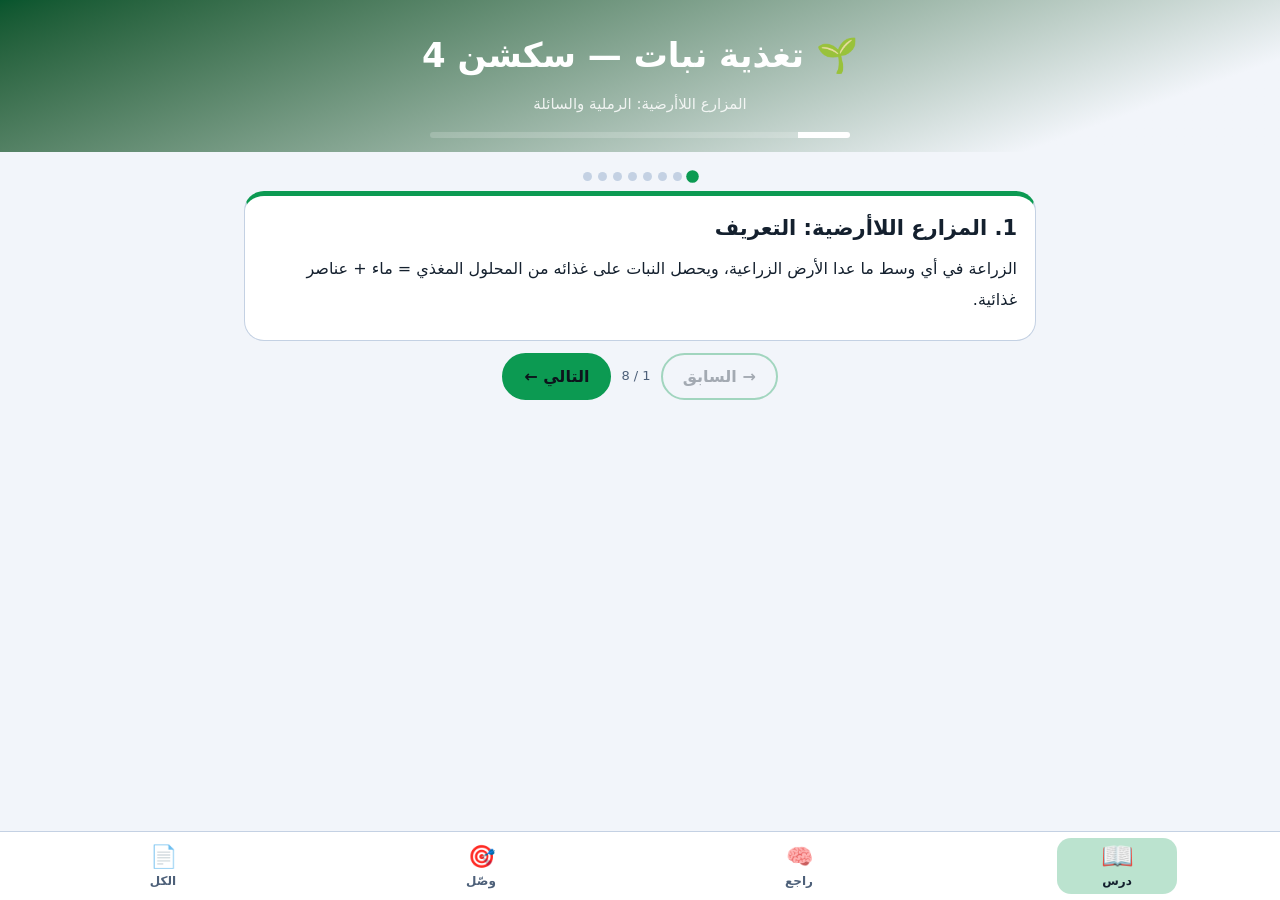
<file: files/plant-nutrition/section-4.html>
<!DOCTYPE html><html lang="ar" dir="rtl"><head><meta charset="utf-8"><meta name="viewport" content="width=device-width,initial-scale=1,viewport-fit=cover">
<title>تغذية نبات - سكشن 4</title>
<style>
:root{--a:#0c9a52;--bg:#0e1520;--ink:#eef3fa;--line:#2c3d58;--soft:#172233;--th:#1f2f48;--mut:#9fb2cc}
@media(prefers-color-scheme:light){:root{--bg:#f2f5fa;--ink:#14202e;--line:#c4d1e3;--soft:#fff;--th:#e3ecf8;--mut:#4d6079}}
*{box-sizing:border-box;-webkit-tap-highlight-color:transparent}
body{margin:0;font-family:"Segoe UI",Tahoma,"Noto Naskh Arabic","DejaVu Sans",Arial,sans-serif;line-height:1.95;color:var(--ink);background:var(--bg);padding-bottom:84px}
bdi{font-family:"Segoe UI",Arial,sans-serif}
.hd{padding:22px 16px 14px;text-align:center;background:linear-gradient(160deg,color-mix(in srgb,var(--a) 55%,#000),var(--bg) 85%);color:#fff}
.hd h1{margin:0;font-size:clamp(22px,5vw,34px)}.hd p{margin:2px 0 0;opacity:.85;font-size:15px}
.pb{height:6px;background:rgba(255,255,255,.18);border-radius:9px;margin:12px auto 0;max-width:420px;overflow:hidden}.pb i{display:block;height:100%;width:0;background:#fff;transition:width .5s}
.nav{position:fixed;bottom:0;left:0;right:0;display:flex;justify-content:space-around;background:var(--soft);border-top:1px solid var(--line);padding:6px 4px calc(6px + env(safe-area-inset-bottom,0px));z-index:9}
.nav button{flex:1;max-width:120px;border:0;background:none;color:var(--mut);font:inherit;font-size:12px;font-weight:700;cursor:pointer;border-radius:14px;padding:4px 0;line-height:1.4}
.nav button i{display:block;font-style:normal;font-size:22px;transition:transform .25s}
.nav button.on{color:var(--ink);background:color-mix(in srgb,var(--a) 28%,transparent)}.nav button.on i{transform:scale(1.2)}
.wrap{max-width:820px;margin:0 auto;padding:14px}
.pane{display:none}.pane.on{display:block;animation:pop .35s}
@keyframes pop{from{opacity:0;transform:translateY(10px)}to{opacity:1;transform:none}}
.card{background:var(--soft);border:1px solid var(--line);border-top:5px solid var(--a);border-radius:20px;padding:16px 18px;margin:10px 0}
.card h2{margin:0 0 6px;font-size:21px;line-height:1.6}
.btn{font:inherit;font-weight:800;cursor:pointer;border:2px solid var(--a);background:transparent;color:var(--ink);border-radius:99px;padding:6px 20px;transition:.2s}
.btn.main{background:var(--a);color:#0d141c}.btn:disabled{opacity:.35;cursor:default}
.row{display:flex;gap:10px;justify-content:center;align-items:center;flex-wrap:wrap;margin:12px 0}
.dots{display:flex;gap:6px;justify-content:center;margin:6px 0 2px}.dots i{width:9px;height:9px;border-radius:50%;background:var(--line);transition:.3s}.dots i.on{background:var(--a);transform:scale(1.4)}.dots i.past{background:color-mix(in srgb,var(--a) 55%,var(--line))}
.slide{animation:inR .35s}.slide.back{animation:inL .35s}
@keyframes inR{from{opacity:0;transform:translateX(-30px)}to{opacity:1;transform:none}}
@keyframes inL{from{opacity:0;transform:translateX(30px)}to{opacity:1;transform:none}}
.sm{color:var(--mut);font-size:13px}
.tw{overflow-x:auto;margin:10px 0}table{border-collapse:collapse;width:100%;min-width:250px}
th,td{border:1px solid var(--line);padding:8px 12px;text-align:right;vertical-align:top}th{background:var(--th)}
ol,ul{padding-right:26px;margin:8px 0}li{margin:5px 0}p{margin:8px 0}
.formula{background:var(--th);border-right:5px solid var(--a);border-radius:12px;padding:10px 16px;margin:10px 0;display:flex;flex-wrap:wrap;gap:10px;align-items:center}
.fx{display:inline-flex;align-items:center;gap:6px;flex-wrap:wrap}.frac{display:inline-flex;flex-direction:column;align-items:center;text-align:center;line-height:1.5}
.frac span:first-child{border-bottom:2px solid currentColor;padding:0 8px}.frac span:last-child{padding:0 8px}
.qa{border:1.5px dashed var(--a);border-radius:14px;padding:10px 14px;margin:12px 0}.qa .q{font-weight:800}
.qa .a{display:none;margin-top:6px;padding-top:6px;border-top:1px solid var(--line)}.qa.open .a{display:block;animation:pop .35s}
.rv{font:inherit;font-size:13px;font-weight:700;cursor:pointer;border:2px solid var(--a);background:transparent;color:var(--ink);border-radius:99px;padding:0 14px;margin-top:6px}
.qa.open .rv{background:var(--a);color:#0d141c}
.rc{min-height:150px}.rc .q{font-size:20px;font-weight:800}
.good{background:#1c8f55;border-color:#1c8f55;color:#fff}.bad{background:#c0392b;border-color:#c0392b;color:#fff}
.mt{display:grid;grid-template-columns:1fr 1fr;gap:10px}
.mt button{font:inherit;cursor:pointer;border:2px solid var(--line);background:var(--soft);color:var(--ink);border-radius:14px;padding:10px;text-align:center;transition:.25s}
.mt button.sel{border-color:var(--a);background:color-mix(in srgb,var(--a) 25%,var(--soft))}
.mt button.ok{border-color:#1c8f55;background:#1c8f55;color:#fff;opacity:.55;pointer-events:none}
.mt button.no{animation:sh .4s;border-color:#c0392b}
@keyframes sh{25%{transform:translateX(7px)}75%{transform:translateX(-7px)}}
.chips{display:flex;gap:6px;flex-wrap:wrap;margin-bottom:10px}.chips button{font:inherit;font-size:13px;cursor:pointer;border:1.5px solid var(--a);background:transparent;color:var(--ink);border-radius:99px;padding:0 12px}.chips button.on{background:var(--a);color:#0d141c}
.tool label{display:block;font-weight:700;margin-top:8px}.tool input{width:100%;font:inherit;padding:8px 12px;border-radius:10px;border:1px solid var(--line);background:var(--bg);color:var(--ink)}
.res{display:grid;grid-template-columns:repeat(auto-fit,minmax(190px,1fr));gap:8px;margin-top:12px}.res div{background:var(--th);border-radius:12px;padding:8px 12px}.res b{display:block;font-size:20px;color:var(--a)}
.big{font-size:54px;text-align:center}
@media(prefers-reduced-motion:reduce){*{animation:none!important;transition:none!important}}
</style></head><body>
<div class="hd"><h1>🌱 تغذية نبات — سكشن 4</h1><p>المزارع اللاأرضية: الرملية والسائلة</p><div class="pb"><i id="pb"></i></div></div>
<div class="wrap">
<div class="pane on" id="learn"><div class="dots" id="dots"></div><div id="sl"></div>
<div class="row"><button class="btn" id="pv">→ السابق</button><span class="sm" id="sc"></span><button class="btn main" id="nx">التالي ←</button></div></div>
<div class="pane" id="recall"><div id="rcbox"></div></div>
<div class="pane" id="match"><div class="chips" id="chips"></div><div id="mbox"></div></div>
<div class="pane" id="full"></div>

</div>
<div class="nav"><button class="on" data-m="learn"><i>📖</i>درس</button><button data-m="recall"><i>🧠</i>راجع</button><button data-m="match"><i>🎯</i>وصّل</button><button data-m="full"><i>📄</i>الكل</button></div>
<script>
const D={"groups": [{"t": "المزارع اللاأرضية: التعريف", "h": "<p>الزراعة في أي وسط ما عدا الأرض الزراعية، ويحصل النبات على غذائه من المحلول المغذي = ماء + عناصر غذائية.<\/p>"}, {"t": "الهدف من دراسة المزارع اللاأرضية (الأهمية)", "h": "<ol><li>دراسة معدل امتصاص العناصر الغذائية<\/li><li>دراسة ظاهرة التضاد<\/li><li>مهم في الزينة<\/li><li>الحصول على نباتات خالية من الأمراض وأعراض نقص العناصر<\/li><\/ol>"}, {"t": "علل: لا يتم دراسة العناصر الغذائية في التربة", "h": "<div class=\"qa\"><div class=\"q\">علل: لا يتم دراسة العناصر الغذائية في التربة؟<\/div><button type=\"button\" class=\"rv\">👁️ اعرض الإجابة<\/button><div class=\"a\"><ol><li>التربة نظام غير متجانس ومعقد.<\/li><li>السلوك الفيزيو كيميائي للعنصر (مثل الكالسيوم): تحول العنصر في التربة من صورة لأخرى حسب <bdi dir=\"ltr\">pH<\/bdi> التربة والكيميائية، وتتغير من تركيبه الطبيعي.<\/li><\/ol><\/div><\/div>"}, {"t": "أنواع المزارع اللاأرضية", "h": "<div class=\"tw\"><table><thead><tr><th>النوع<\/th><th>الأمثلة<\/th><\/tr><\/thead><tbody><tr><td>صلبة<\/td><td>مزارع رملية، مزارع حصى، مزارع البيتموس<\/td><\/tr><tr><td>سائلة (<bdi dir=\"ltr\">Hydroponics<\/bdi>): بزرع في المحلول المغذي<\/td><td>مزارع سائلة ساكنة، مزارع سائلة متدفقة، مزارع هوائية، الأغشية المائية<\/td><\/tr><\/tbody><\/table><\/div>"}, {"t": "المزارع الرملية: طريقة العمل", "h": "<ol><li>يزرع في أي إناء عادي جدا.<\/li><li>بجيب نوعين من الرمل وفحم نشط بنسبة ٣ : ١: رمل خشن ورمل ناعم ← يحسن خواص التربة. الفحم النشط ← للتهوية، يثبت المحلول.<\/li><li>بغسل الرمل بمحلول <bdi dir=\"ltr\">HCl<\/bdi> ثم بالماء العادي ثم بالماء المقطر عدة مرات — للتخلص من الأملاح. الرمل + <bdi dir=\"ltr\">HCl<\/bdi> = أملاح كلوريد ← تذوب في الماء.<\/li><li>بجير بنترات الفضة: لو ظهر لون أبيض ← رمل وأغسل تاني. لو ما ظهرش ← رمل وأوقف الغسيل.<\/li><li>بجيب أصيص بزرع فيه البذرة وأغطيها بالرمل ← تنمو (الريشة والجذير). بطعمهم في المحلول المغذي على حسب: محلول مخفف ومحلول مركز؛ صيف وشتاء: من مرتين لـ ٤ مرات في الأسبوع، كل ٣ أيام، كل يوم.<\/li><\/ol>"}, {"t": "مميزات وعيوب المزارع الرملية", "h": "<div class=\"tw\"><table><thead><tr><th>المميزات<\/th><th>العيوب<\/th><\/tr><\/thead><tbody><tr><td>١) عدم الإلزام بإناء معين.<\/td><td>١) غير ميسرة للعناصر الصغرى.<\/td><\/tr><tr><td>٢) الزراعة في وسط أشبه بالأرض الزراعية.<\/td><td>٢) مصدر لتلوث العناصر الغذائية.<\/td><\/tr><tr><td>٣) تستخدم في دراسة العناصر الكبرى.<\/td><td><\/td><\/tr><\/tbody><\/table><\/div>"}, {"t": "المحاليل المغذية السائلة: طريقة العمل", "h": "<ol><li>بجيب حوض زجاجي أو بلاستيك والفيبر وبلاستيك أسود.<\/li><li>أحط المحلول المغذي + فحم نشط.<\/li><li>ترك مسافة ٣ سم «للتنفس للجذور».<\/li><li>بحط شبكة سلكية «دعامية» على طبقة البيتموس «للحفاظ على النبات من التبخر».<\/li><li>بزرع البذور وأغطيها بلاستيك أسود «لأن الجذور تنمو في الظلام» حتى خروج الريشة والجذير.<\/li><\/ol><p>ملاحظة: النبات يكون ٣ أنواع من الجذور: جذور تثبيت، جذور تهوية، جذور تغذية.<\/p>"}, {"t": "مميزات وعيوب المزارع السائلة", "h": "<div class=\"tw\"><table><thead><tr><th>المميزات<\/th><th>العيوب<\/th><\/tr><\/thead><tbody><tr><td>١) متابعة نمو الجذور.<\/td><td>١) تغير <bdi dir=\"ltr\">pH<\/bdi> المحلول بسبب امتصاص الكاتيون وامتصاص الأنيون.<\/td><\/tr><tr><td>٢) دراسة العناصر الصغرى والكبرى.<\/td><td>٢) عدم تنفس الجذور.<\/td><\/tr><tr><td>٣) التحكم في شكل وكمية العنصر المضاف للمحلول.<\/td><td>٣) الإصابة بالفطريات.<\/td><\/tr><\/tbody><\/table><\/div>"}], "cards": [{"q": "علل: لا يتم دراسة العناصر الغذائية في التربة؟", "a": "<ol><li>التربة نظام غير متجانس ومعقد.<\/li><li>السلوك الفيزيو كيميائي للعنصر (مثل الكالسيوم): تحول العنصر في التربة من صورة لأخرى حسب <bdi dir=\"ltr\">pH<\/bdi> التربة والكيميائية، وتتغير من تركيبه الطبيعي.<\/li><\/ol>", "g": "علل: لا يتم دراسة العناصر الغذائية في التربة"}], "sets": [{"g": "أنواع المزارع اللاأرضية", "p": [["صلبة", "مزارع رملية، مزارع حصى، مزارع البيتموس"], ["سائلة (Hydroponics): بزرع في المحلول المغذي", "مزارع سائلة ساكنة، مزارع سائلة متدفقة، مزارع هوائية، الأغشية المائية"]]}], "key": "plant-nutrition-4"};const G=D.groups,CARDS=D.cards,SETS=D.sets;
const $=id=>document.getElementById(id);
let seen={};try{seen=JSON.parse(localStorage.getItem('sd-'+D.key)||'{}')}catch(e){}
const keep=()=>{try{localStorage.setItem('sd-'+D.key,JSON.stringify(seen))}catch(e){}};
function prog(){$('pb').style.width=(Object.keys(seen).length/G.length*100)+'%'}
document.addEventListener('click',e=>{const b=e.target.closest('.rv');if(b){const q=b.closest('.qa');q.classList.toggle('open');b.textContent=q.classList.contains('open')?'🙈 اخفي الإجابة':'👁️ اعرض الإجابة'}});
/* tabs */
document.querySelectorAll('.nav button').forEach(b=>b.onclick=()=>{document.querySelectorAll('.nav button').forEach(x=>x.classList.toggle('on',x===b));document.querySelectorAll('.pane').forEach(p=>p.classList.toggle('on',p.id===b.dataset.m));window.scrollTo(0,0);if(b.dataset.m==='recall'&&!rq)startRecall();if(b.dataset.m==='match'&&!cur)pickSet(0)});
/* learn */
let i=0,back=false;
function showSlide(){const g=G[i];seen[i]=1;keep();prog();
 $('sl').innerHTML='<div class="card slide'+(back?' back':'')+'"><h2>'+(i+1)+'. '+g.t+'</h2>'+g.h+'</div>'+(i===G.length-1?'<div class="card" style="text-align:center"><div class="big">🎉</div><b>خلصت الدرس!</b><p class="sm">جرّب تبويب «راجع» عشان تختبر نفسك.</p></div>':'');
 $('dots').innerHTML=G.map((_,k)=>'<i class="'+(k===i?'on':k<i?'past':'')+'"></i>').join('');
 $('sc').textContent=(i+1)+' / '+G.length;$('pv').disabled=i===0;$('nx').disabled=i===G.length-1}
$('nx').onclick=()=>{if(i<G.length-1){back=false;i++;showSlide();window.scrollTo(0,0)}};
$('pv').onclick=()=>{if(i>0){back=true;i--;showSlide();window.scrollTo(0,0)}};
let tx=null;document.addEventListener('touchstart',e=>{tx=e.touches[0].clientX},{passive:true});
document.addEventListener('touchend',e=>{if(tx===null||!$('learn').classList.contains('on'))return;const d=e.changedTouches[0].clientX-tx;tx=null;if(Math.abs(d)>70)(d>0?$('pv'):$('nx')).click()},{passive:true});
document.addEventListener('keydown',e=>{if(!$('learn').classList.contains('on'))return;if(e.key==='ArrowLeft')$('nx').click();if(e.key==='ArrowRight')$('pv').click()});
showSlide();
/* recall: الكارت اللي مش عارفه بيرجع تاني */
let rq=null,first=0,total=0;
function startRecall(){rq=CARDS.map((_,k)=>k);for(let k=rq.length-1;k>0;k--){const j=Math.floor(Math.random()*(k+1));[rq[k],rq[j]]=[rq[j],rq[k]]}first=0;total=rq.length;nextCard()}
function nextCard(){const box=$('rcbox');
 if(!CARDS.length){box.innerHTML='<div class="card">مفيش أسئلة في السكشن ده.</div>';return}
 if(!rq.length){box.innerHTML='<div class="card" style="text-align:center"><div class="big">🏆</div><h2>خلصت!</h2><p>عرفت '+first+' من '+total+' من أول مرة.</p><button class="btn main" id="rs">ابدأ تاني</button></div>';$('rs').onclick=startRecall;return}
 const c=CARDS[rq[0]];box.innerHTML='<p class="sm" style="text-align:center">باقي '+rq.length+' · '+c.g+'</p><div class="card rc"><div class="qa"><div class="q">'+c.q+'</div><button type="button" class="rv">👁️ اعرض الإجابة</button><div class="a">'+c.a+'</div></div></div><div class="row"><button class="btn good" id="kn">✅ عرفتها</button><button class="btn bad" id="dk">❌ لسه</button></div>';
 const q=box.querySelector('.qa');let tried=false;
 const done=ok=>{const id=rq.shift();if(ok){if(!tried)first++}else{tried=true;rq.splice(Math.min(2,rq.length),0,id);if(!rq.includes(id))rq.push(id)}nextCard()};
 $('kn').onclick=()=>{done(true)};$('dk').onclick=()=>{tried=true;const id=rq.shift();rq.splice(Math.min(2,rq.length),0,id);nextCard()}}
/* match */
let cur=null,sel=null;
function pickSet(k){cur=SETS[k];$('chips').innerHTML=SETS.map((s,x)=>'<button class="'+(x===k?'on':'')+'" data-k="'+x+'">'+s.g+'</button>').join('');
 $('chips').querySelectorAll('button').forEach(b=>b.onclick=()=>pickSet(+b.dataset.k));renderMatch()}
function sh(a){a=a.slice();for(let k=a.length-1;k>0;k--){const j=Math.floor(Math.random()*(k+1));[a[k],a[j]]=[a[j],a[k]]}return a}
function renderMatch(){if(!SETS.length){$('mbox').innerHTML='<div class="card">مفيش تمرين توصيل في السكشن ده.</div>';return}
 sel=null;const L=sh(cur.p.map((p,k)=>[p[0],k])),R=sh(cur.p.map((p,k)=>[p[1],k]));let left=cur.p.length;
 $('mbox').innerHTML='<p class="sm" style="text-align:center">دوس على عنصر من اليمين وبعدين اللي يناسبه من الشمال.</p><div class="mt"><div style="display:grid;gap:10px" id="ml"></div><div style="display:grid;gap:10px" id="mr"></div></div><div id="mw"></div>';
 const mk=(arr,side)=>{const col=$(side);arr.forEach(([t,k])=>{const b=document.createElement('button');b.textContent=t;b.dataset.k=k;b.onclick=()=>{
  if(side==='ml'){document.querySelectorAll('#ml .sel').forEach(x=>x.classList.remove('sel'));b.classList.add('sel');sel=b;return}
  if(!sel)return;if(sel.dataset.k===b.dataset.k){sel.classList.remove('sel');sel.classList.add('ok');b.classList.add('ok');sel=null;if(--left===0)$('mw').innerHTML='<div class="card" style="text-align:center"><div class="big">🎯</div><b>برافو! وصلتهم كلهم.</b><p><button class="btn main" id="ag">خلّطهم تاني</button></p></div>',$('ag').onclick=renderMatch}
  else{b.classList.add('no');setTimeout(()=>b.classList.remove('no'),450)}};col.appendChild(b)})};
 mk(L,'ml');mk(R,'mr')}
/* full */
$('full').innerHTML=G.map((g,k)=>'<div class="card"><h2>'+(k+1)+'. '+g.t+'</h2>'+g.h.split('class="qa"').join('class="qa open"')+'</div>').join('');
prog();

</script></body></html>
</file>
<file: style.css>
*{box-sizing:border-box}
:root{--bg:#0f1722;--ink:#f2f5f9;--mut:#a9b9d0;--line:#2b3a52;--card:#18202c}
html{scroll-behavior:smooth}
body{margin:0;background:var(--bg);color:var(--ink);font-family:"Segoe UI",Tahoma,"Geeza Pro","Noto Sans Arabic",Arial,sans-serif;line-height:1.8;min-height:100vh;padding-top:env(safe-area-inset-top,0px);padding-bottom:env(safe-area-inset-bottom,0px)}
a{color:inherit;text-decoration:none}
.hero{padding:44px 20px 22px;text-align:center;background:radial-gradient(900px 300px at 50% 0,#27406b,transparent 70%)}
.hero h1{margin:0;font-size:clamp(26px,5vw,44px)}
.hero p{margin:8px 0 0;color:var(--mut)}
.wrap{max-width:1000px;margin:0 auto;padding:8px 18px 50px}
.grid{display:grid;gap:16px;grid-template-columns:repeat(auto-fill,minmax(250px,1fr))}
.card{position:relative;overflow:hidden;display:block;background:linear-gradient(160deg,var(--b,#18202c),#18202c 75%);border:1px solid var(--line);border-top:6px solid var(--a,#2f7bd9);border-radius:20px;padding:18px 20px;transition:transform .2s,box-shadow .2s;animation:up .45s ease both}
.card:hover,.card:focus-visible{transform:translateY(-4px);box-shadow:0 12px 26px rgba(0,0,0,.35)}
.card .ic{font-size:44px;line-height:1.1;display:block;margin-bottom:6px}
.card h2{margin:0 0 4px;font-size:20px;line-height:1.5}
.card small{color:var(--mut)}
.card .n{position:absolute;left:14px;top:-8px;font-size:84px;font-weight:800;color:var(--a);opacity:.2}
@keyframes up{from{opacity:0;transform:translateY(14px)}to{opacity:1;transform:none}}
.crumb{display:flex;align-items:center;gap:10px;flex-wrap:wrap;padding:18px 0 4px;color:var(--mut);font-size:15px}
.crumb a{color:var(--ink);background:#1d2a3d;border:1px solid var(--line);padding:3px 14px;border-radius:99px}
.title{font-size:clamp(24px,4.6vw,36px);margin:10px 0 18px;line-height:1.5}
.big{display:grid;gap:16px;grid-template-columns:repeat(auto-fit,minmax(240px,1fr))}
.big .card{text-align:center;padding:30px 20px}
.big .card .ic{font-size:60px}
.big .card h2{font-size:26px}
.btns{display:flex;flex-direction:column;gap:14px;max-width:520px;margin:10px auto}
.btn{display:flex;align-items:center;justify-content:center;gap:10px;font-weight:800;font-size:19px;padding:18px 22px;border-radius:18px;border:2px solid var(--a);color:#fff;cursor:pointer;background:transparent;font-family:inherit;transition:filter .2s,transform .2s}
.btn:hover{filter:brightness(1.15);transform:translateY(-2px)}
.btn.main{background:var(--a);color:#101820}
.tags{margin-top:8px;display:flex;gap:6px;flex-wrap:wrap}
.tags span{font-size:12px;padding:0 10px;border-radius:99px;border:1px solid var(--a);color:var(--a)}
.empty{text-align:center;color:var(--mut);padding:50px 10px;border:2px dashed var(--line);border-radius:20px}
.note{text-align:center;color:#7f93ad;font-size:13px;padding:24px 10px 30px}
.viewer{position:fixed;inset:0;display:flex;flex-direction:column;background:#fff;z-index:10}
.vbar{display:flex;align-items:center;gap:10px;padding:8px 12px;padding-top:calc(8px + env(safe-area-inset-top,0px));background:#0f1722;color:#fff}
.vbar b{flex:1;font-size:15px;white-space:nowrap;overflow:hidden;text-overflow:ellipsis}
.vbar a{background:var(--a,#2f7bd9);color:#101820;font-weight:800;font-size:14px;padding:5px 14px;border-radius:99px;white-space:nowrap}
.vbar a.back{background:#1d2a3d;color:#fff}
.viewer iframe{flex:1;width:100%;border:0;background:#fff}
.vload{flex:1;display:grid;place-items:center;color:#333;font-size:18px}
.spin{width:34px;height:34px;border:4px solid #ddd;border-top-color:#2f7bd9;border-radius:50%;animation:sp .8s linear infinite;margin:0 auto 10px}
@keyframes sp{to{transform:rotate(360deg)}}
@media (prefers-reduced-motion:reduce){*{animation:none!important;transition:none!important}}

.credit{text-align:center;color:#8ea2bd;font-size:13px;padding:4px 12px calc(26px + env(safe-area-inset-bottom,0px))}.credit b{color:#cfe0ff}

.sal{background:linear-gradient(90deg,#0c9a52,#0a6e3c);color:#fff;text-align:center;font-weight:800;font-size:clamp(20px,5.4vw,30px);padding:10px 12px;line-height:1.7;letter-spacing:.2px}
.vsal{background:#0c9a52;color:#fff;text-align:center;font-weight:800;font-size:18px;padding:2px 8px;line-height:1.6}
</file>
